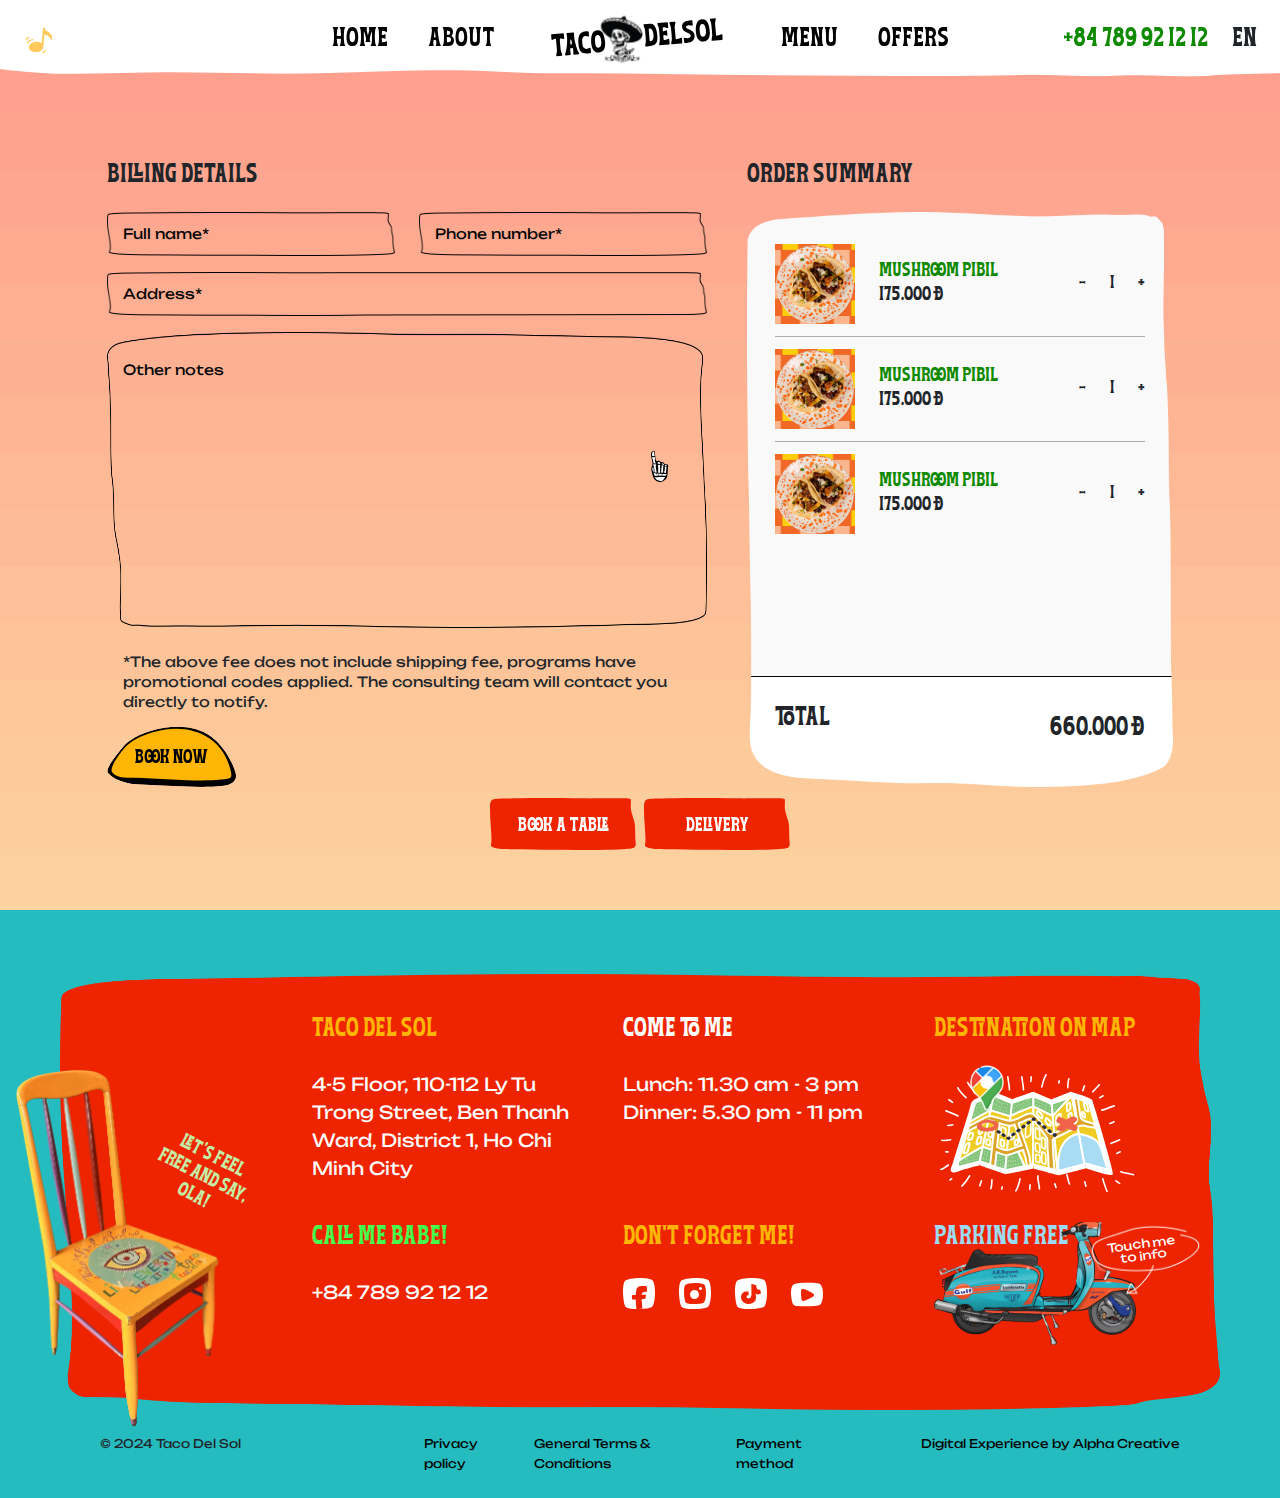
<file: cart.html>
<!DOCTYPE html>
<html lang="en">
  <head>
    <meta charset="UTF-8" />
    <meta name="viewport" content="width=device-width, initial-scale=1.0" />
    <title>Cart</title>
    <!-- import favicon -->
    <link rel="icon" type="image/x-icon" href="./assets/images/taco_logo.svg" />
    <!-- meta -->
    <meta property="og:url" content="" />
    <meta property="og:type" content="website" />
    <meta property="og:title" content="Taco Del Sol Website" />
    <meta property="og:description" content="Taco Del Sol Website" />
    <!-- <meta property="og:image" content="./assets/images/banner.png" /> -->
    <!-- meta -->
    <!-- import boostrap css -->
    <link rel="stylesheet" href="./assets/libs/bootstrap.min.css" />
    <!-- end boostrap css -->
    <!-- import lightpick css -->
    <link rel="stylesheet" href="./assets/libs/lightpick.min.css" />
    <!-- end lightpick css -->
    <!-- import css swiper -->
    <link rel="stylesheet" href="./assets/libs/swiper-bundle.min.css" />
    <!-- end css swiper -->
    <!-- import font -->
    <link rel="stylesheet" href="./assets/font/unbounded/font.css" />
    <link rel="stylesheet" href="./assets/font/bringhum/font.css" />
    <!-- end import font -->
    <!-- import link custom css page -->
    <link rel="stylesheet" href="./assets/styles/style.css" />
    <!-- end link custom css page -->
  </head>
  <body>
    <!-- start header -->
    <header class="header position-fixed top-0 start-0 end-0">
      <div class="container-fluid p-0">
        <div
          class="header__container d-flex align-items-center justify-content-between"
        >
          <div class="header__left justify-content-start">
            <div class="header__music">
              <a href="">
                <img src="./assets/images/ic_music.svg" alt="" />
              </a>
            </div>
          </div>
          <div class="header__center d-flex align-items-center">
            <div class="header__menu --left">
              <ul>
                <li>
                  <a href="./index.html" class="h3-font">HOME</a>
                </li>
                <li>
                  <a href="" class="h3-font">ABOUT</a>
                </li>
              </ul>
            </div>
            <div class="header__logo">
              <a href="" class="logo">
                <img src="./assets/images/logo_full.svg" alt="" />
              </a>
            </div>
            <div class="header__menu --right">
              <ul>
                <li>
                  <a href="" class="h3-font">MENU</a>
                </li>
                <li>
                  <a href="./offer.html" class="h3-font">OFFERS</a>
                </li>
              </ul>
            </div>
          </div>
          <div class="header__right d-flex justify-content-end">
            <div class="header__phone">
              <a href="tel:+84 789 92 12 12" class="h3-font"
                >+84 789 92 12 12</a
              >
            </div>
            <div class="header__lang dropdown-custom">
              <div class="lang__head dropdown-custom__btn">
                <div
                  class="value-select dropdown-custom__text h3-font text-center"
                >
                  EN
                </div>
              </div>
              <div class="lang__body dropdown-custom__menu">
                <div
                  class="dropdown-custom__item lang__item h3-font text-center"
                >
                  VI
                </div>
              </div>
            </div>
          </div>
        </div>
      </div>
    </header>
    <!-- end header -->
    <!-- custom cursor-->
    <div class="cursor-magic"></div>
    <!-- end cursor-->
    <!-- start group cta -->
    <div class="cta-group position-fixed">
      <div class="cta__list d-flex align-items-center">
        <button
          type="button"
          data-bs-toggle="modal"
          data-bs-target="#modalBookTable"
        >
          <a href="javascript:void(0);" class="button --book">
            <span class="h4-font">BOOK A TABLE</span>
          </a>
        </button>
        <a href="./delivery.html" class="button --delivery">
          <span class="h4-font">DELIVERY</span>
        </a>
      </div>
    </div>
    <!-- end group cta -->
    <!-- modal book table -->
    <div
      class="modal fade"
      id="modalBookTable"
      tabindex="-1"
      aria-labelledby="modalBookTableLabel"
      aria-hidden="true"
    >
      <div class="modal-dialog modal-dialog-centered">
        <div class="modal-content">
          <div class="modal-header">
            <button
              type="button"
              class="btn-close"
              data-bs-dismiss="modal"
              aria-label="Close"
            >
              <img src="./assets/images/ic_close_modal.svg" alt="" />
            </button>
          </div>
          <div class="modal-body">
            <div class="book-table">
              <div class="group-form">
                <div class="date">
                  <input
                    type="text"
                    id="selectDate"
                    autocomplete="off"
                    placeholder="Select a date*"
                    class="form-control"
                  />
                </div>
                <div class="time form-control">
                  <div class="dropdown-custom">
                    <div
                      class="select-head dropdown-custom__btn d-flex align-items-center justify-content-between"
                    >
                      <p class="b2-font dropdown-custom__text">Select time*</p>
                      <img src="./assets/images/ic_arrows.svg" alt="" />
                    </div>
                    <div class="dropdown-custom__menu">
                      <div class="dropdown-custom__item b2-font">
                        11.30 am - 3 pm
                      </div>
                      <div class="dropdown-custom__item b2-font">
                        5.30 pm - 11 pm
                      </div>
                    </div>
                  </div>
                </div>
              </div>
              <div class="group-form">
                <div class="adult">
                  <input
                    type="number"
                    placeholder="Adult"
                    class="form-control"
                  />
                </div>
                <div class="children">
                  <input
                    type="number"
                    placeholder="Children"
                    class="form-control"
                  />
                </div>
              </div>
              <div class="name">
                <input
                  type="text"
                  placeholder="Full name*"
                  class="form-control"
                />
              </div>
              <div class="phone">
                <input
                  placeholder="Your phone number*"
                  class="form-control"
                  type="number"
                  pattern="[0-9]{3}-[0-9]{2}-[0-9]{3}"
                />
              </div>
              <div class="email">
                <input
                  type="email"
                  placeholder="Your email"
                  class="form-control"
                />
              </div>
              <div class="remarks">
                <textarea
                  rows="7"
                  cols="50"
                  placeholder="Dietary, allergies or other remarks?"
                ></textarea>
              </div>
            </div>
          </div>
          <div class="modal-footer">
            <button class="restaurant__btn button-modal-back" type="button">
              <a href="javascript:void(0);" class="h4-font">
                <span class="h4-font">BOOK A TABLE</span>
              </a>
            </button>
          </div>
        </div>
      </div>
    </div>
    <!-- end book table -->
    <!-- modal thanks -->
    <div
      class="modal fade modal-thanks"
      id="thanksModal"
      tabindex="-1"
      aria-labelledby="thanksModalLabel"
      aria-hidden="true"
    >
      <div class="modal-dialog modal-dialog-centered">
        <div class="modal-content">
          <div class="modal-header">
            <div class="art-work">
              <img src="./assets/images/ic_thanks.svg" alt="" />
            </div>
            <button
              type="button"
              class="btn-close"
              data-bs-dismiss="modal"
              aria-label="Close"
            >
              <img src="./assets/images/ic_close_thanks.svg" alt="" />
            </button>
          </div>
          <div class="modal-body">
            <div class="box">
              <h3>THANK YOU</h3>
              <div class="content">
                <p class="b2-font">
                  We have received your order, Taco's consulting team will
                  contact you to confirm your order.
                </p>
              </div>
            </div>
          </div>
          <div class="modal-footer">
            <button class="restaurant__btn button-modal-back" type="button">
              <a href="javascript:void(0);" class="h4-font">
                <span class="h4-font">GO BACK</span>
              </a>
            </button>
          </div>
        </div>
      </div>
    </div>
    <!-- end modal thanks -->
    <main class="page-cart">
      <div class="cart-sec">
        <div class="container-fluid p-0">
          <div class="cart__container">
            <div class="row g-0">
              <div class="col-md-6 offset-md-1">
                <div class="cart-billing">
                  <h3 class="h3-font">Billing details</h3>
                  <div class="cart-form">
                    <div class="group-form">
                      <div class="name">
                        <input
                          type="text"
                          class="form-control"
                          placeholder="Full name*"
                        />
                      </div>
                      <div class="phone">
                        <input
                          class="form-control"
                          placeholder="Phone number*"
                          type="number"
                          pattern="[0-9]{3}-[0-9]{2}-[0-9]{3}"
                        />
                      </div>
                    </div>
                    <div class="address">
                      <input
                        type="text"
                        class="form-control"
                        placeholder="Address*"
                      />
                    </div>
                    <div class="note">
                      <textarea
                        rows="12"
                        cols="50"
                        placeholder="Other notes"
                      ></textarea>
                    </div>
                    <div class="form-note">
                      <p class="b2-font">
                        *The above fee does not include shipping fee, programs
                        have promotional codes applied. The consulting team will
                        contact you directly to notify.
                      </p>
                    </div>
                    <button
                      class="restaurant__btn button-modal-book"
                      type="button"
                      data-bs-toggle="modal"
                      data-bs-target="#thanksModal"
                    >
                      <a href="javascript:void(0);" class="h4-font">
                        <span class="h4-font">BOOK NOW</span>
                      </a>
                    </button>
                  </div>
                </div>
              </div>
              <div class="col-md-4">
                <div class="cart-order-summary">
                  <h3 class="h3-font">order summary</h3>
                  <div class="modal-cart">
                    <div class="minicart-popup-wrapper">
                      <div class="minicart-popup-body">
                        <div class="minicart-popup-item">
                          <div class="minicart-popup-content">
                            <div
                              class="item-added-to-cart-image"
                              style="
                                --bg-add-to-cart: url('../images/img_bg_product_1.png');
                              "
                            >
                              <img
                                src="./assets/images/img_product_cake_2.png"
                                alt=""
                              />
                            </div>
                            <div class="item-added-to-cart-info">
                              <h4 class="item-added-to-cart-name h4-font">
                                mushroom pibil
                              </h4>
                              <p class="item-added-to-cart-price h4-font">
                                175.000 Đ
                              </p>
                            </div>
                          </div>
                          <div class="minicart-popup-quanlity">
                            <span>-</span>
                            <p>1</p>
                            <span>+</span>
                          </div>
                        </div>
                        <div class="minicart-popup-item">
                          <div class="minicart-popup-content">
                            <div
                              class="item-added-to-cart-image"
                              style="
                                --bg-add-to-cart: url('../images/img_bg_product_1.png');
                              "
                            >
                              <img
                                src="./assets/images/img_product_cake_2.png"
                                alt=""
                              />
                            </div>
                            <div class="item-added-to-cart-info">
                              <h4 class="item-added-to-cart-name h4-font">
                                mushroom pibil
                              </h4>
                              <p class="item-added-to-cart-price h4-font">
                                175.000 Đ
                              </p>
                            </div>
                          </div>
                          <div class="minicart-popup-quanlity">
                            <span>-</span>
                            <p>1</p>
                            <span>+</span>
                          </div>
                        </div>
                        <div class="minicart-popup-item">
                          <div class="minicart-popup-content">
                            <div
                              class="item-added-to-cart-image"
                              style="
                                --bg-add-to-cart: url('../images/img_bg_product_1.png');
                              "
                            >
                              <img
                                src="./assets/images/img_product_cake_2.png"
                                alt=""
                              />
                            </div>
                            <div class="item-added-to-cart-info">
                              <h4 class="item-added-to-cart-name h4-font">
                                mushroom pibil
                              </h4>
                              <p class="item-added-to-cart-price h4-font">
                                175.000 Đ
                              </p>
                            </div>
                          </div>
                          <div class="minicart-popup-quanlity">
                            <span>-</span>
                            <p>1</p>
                            <span>+</span>
                          </div>
                        </div>
                      </div>
                      <div class="minicart-popup-footer">
                        <div class="minicart-popup-subtotal">
                          <h3 class="h3-font">TOTAL</h3>
                          <p class="price h3-font">660.000 Đ</p>
                        </div>
                      </div>
                    </div>
                  </div>
                </div>
              </div>
            </div>
          </div>
        </div>
      </div>
      <div class="spacing"></div>
    </main>
    <!-- start footer -->
    <footer class="footer">
      <div class="container-fluid p-0">
        <div class="footer__container">
          <div class="footer__top">
            <div class="footer_chair">
              <div class="box">
                <img src="./assets/images/img_ghes.png" alt="" />
              </div>
              <div class="text">LET’S FEEL FREE And Say, OLA!</div>
            </div>
            <div class="footer__content">
              <div class="footer__list">
                <div class="footer__item --address">
                  <h3 class="h3-font">TACO DEL SOL</h3>
                  <p class="address b1-font">
                    4-5 Floor, 110-112 Ly Tu Trong Street, Ben Thanh Ward,
                    District 1, Ho Chi Minh City
                  </p>
                </div>
                <div class="footer__item --time">
                  <h3 class="h3-font">COME TO ME</h3>
                  <ul>
                    <li class="b1-font">Lunch: 11.30 am - 3 pm</li>
                    <li class="b1-font">Dinner: 5.30 pm - 11 pm</li>
                  </ul>
                </div>
                <div class="footer__item --map">
                  <h3 class="h3-font">Destination on map</h3>
                  <div class="img">
                    <img src="./assets/images/ic_map.svg" alt="" />
                  </div>
                </div>
                <div class="footer__item --call">
                  <h3 class="h3-font">CALL ME BABE!</h3>
                  <a href="tel:+84 789 92 12 12" class="b1-font"
                    >+84 789 92 12 12</a
                  >
                </div>
                <div class="footer__item --social">
                  <h3 class="h3-font">Don't forget me!</h3>
                  <ul>
                    <li>
                      <a href=""
                        ><svg
                          width="32"
                          height="32"
                          viewBox="0 0 32 32"
                          fill="none"
                          xmlns="http://www.w3.org/2000/svg"
                        >
                          <g clip-path="url(#clip0_690_984)">
                            <path
                              d="M29.0738 28.7409C27.7678 29.853 23.6002 30.614 18.9374 30.9254C16.6396 31.0842 14.3351 31.1268 12.033 31.0532C7.50393 30.9063 3.62127 30.2834 2.65464 29.0744C0.0529831 25.8176 -1.39842 6.52471 1.94363 3.01666C5.54864 -0.761703 26.24 -0.98059 29.4131 2.32327C33.2517 6.30436 32.5436 25.7911 29.0738 28.7409Z"
                              fill="white"
                            />
                            <path
                              d="M23.1534 16.8815C22.7946 18.1723 22.5205 19.4851 22.3328 20.8116C21.0506 20.9616 19.8158 21.0847 18.6066 21.1796C18.7874 24.3762 19.0862 27.7267 19.4119 30.8579C17.4062 30.9965 15.3948 31.0337 13.3853 30.9695C13.0271 27.8118 12.8134 24.6395 12.7442 21.4527C11.6774 21.4681 10.5875 21.4604 9.4591 21.4335C9.3546 21.4418 9.25066 21.4117 9.16675 21.3488C9.09763 21.2664 9.06114 21.1615 9.06417 21.0539C8.95261 19.6063 8.86799 18.7702 8.85645 17.3162C10.1502 17.2123 11.4427 17.12 12.7365 17.0508C12.7827 15.2351 12.9314 13.4207 13.4392 11.682C13.6956 10.8037 14.0598 9.91637 14.7471 9.31372C15.3805 8.76235 16.2242 8.50462 17.0551 8.33152C19.3136 7.86257 21.6471 7.89145 23.8933 8.41615C23.8445 10.1866 23.9349 11.9581 24.1638 13.7144C23.1244 13.7117 22.0874 13.814 21.0685 14.0195C20.5851 14.1196 20.0979 14.2452 19.7068 14.5414C19.2195 14.9056 18.9374 15.4851 18.7707 16.0686C18.6978 16.3254 18.6413 16.5867 18.6015 16.8507C20.1222 16.8392 21.6378 16.843 23.1534 16.8815Z"
                              fill="#EE2400"
                            />
                          </g>
                          <defs>
                            <clipPath id="clip0_690_984">
                              <rect
                                width="32"
                                height="31.0892"
                                fill="white"
                                transform="translate(0 0.000732422)"
                              />
                            </clipPath>
                          </defs>
                        </svg>
                      </a>
                    </li>
                    <li>
                      <a href=""
                        ><svg
                          width="32"
                          height="32"
                          viewBox="0 0 32 32"
                          fill="none"
                          xmlns="http://www.w3.org/2000/svg"
                        >
                          <g clip-path="url(#clip0_690_988)">
                            <path
                              d="M1.94363 3.01449C5.54718 -0.769745 26.2371 -0.979817 29.4146 2.32111C33.2502 6.30513 32.5466 25.7904 29.0738 28.7402C25.8419 31.4932 5.07561 32.1043 2.65464 29.0766C0.0529831 25.8183 -1.39842 6.52402 1.94363 3.01449Z"
                              fill="white"
                            />
                            <path
                              d="M6.33693 7.03608C8.81438 4.48004 23.0388 4.33815 25.2234 6.56774C27.8604 9.25873 27.3766 22.42 24.9891 24.4124C22.7671 26.2719 8.49018 26.6847 6.82575 24.6397C5.0371 22.4388 4.03925 9.40658 6.33693 7.03608Z"
                              fill="#EE2400"
                            />
                            <path
                              d="M15.5 21.0001C17.9853 21.0001 20 18.9853 20 16.5001C20 14.0148 17.9853 12.0001 15.5 12.0001C13.0147 12.0001 11 14.0148 11 16.5001C11 18.9853 13.0147 21.0001 15.5 21.0001Z"
                              fill="white"
                            />
                            <path
                              d="M21.5 12.0001C22.3284 12.0001 23 11.3285 23 10.5001C23 9.67163 22.3284 9.00006 21.5 9.00006C20.6716 9.00006 20 9.67163 20 10.5001C20 11.3285 20.6716 12.0001 21.5 12.0001Z"
                              fill="white"
                            />
                          </g>
                          <defs>
                            <clipPath id="clip0_690_988">
                              <rect width="32" height="31.0907" fill="white" />
                            </clipPath>
                          </defs>
                        </svg>
                      </a>
                    </li>
                    <li>
                      <a href="">
                        <svg
                          width="32"
                          height="32"
                          viewBox="0 0 32 32"
                          fill="none"
                          xmlns="http://www.w3.org/2000/svg"
                        >
                          <g clip-path="url(#clip0_690_996)">
                            <path
                              d="M29.0833 28.7428C27.7765 29.8541 23.6091 30.6156 18.9522 30.9272C16.6528 31.0862 14.3469 31.1289 12.0433 31.0551C7.51427 30.9081 3.63205 30.2848 2.66481 29.0765C0.0541202 25.8176 -1.39675 6.52555 1.94452 3.01671C5.54891 -0.771433 26.2403 -0.98017 29.4155 2.31553C33.2536 6.30505 32.5466 25.7926 29.0833 28.7428Z"
                              fill="white"
                            />
                            <path
                              d="M25.0942 11.5781C24.0709 11.9344 22.4249 11.3783 21.8788 10.4426C21.3326 9.50681 21.2426 8.38364 21.1674 7.3024L16.9447 6.04484C16.881 6.01658 16.8123 6.00136 16.7427 6.00009C16.673 5.99882 16.6038 6.01152 16.5391 6.03745C16.3838 6.12621 16.3653 6.33827 16.3653 6.51704C16.3571 9.30092 16.3891 12.084 16.4614 14.8662C16.4836 15.7144 16.5083 16.5688 16.3591 17.4035C16.2099 18.2382 15.866 19.063 15.2581 19.6498C14.6503 20.2367 13.7355 20.5511 12.9156 20.3119C12.0958 20.0727 11.4781 19.2085 11.6396 18.3762C11.8011 17.544 12.8491 16.9744 13.5839 17.3899L13.632 14.8526C13.632 14.7158 13.7417 14.1671 13.6702 14.05C13.5987 13.9329 13.3965 13.8984 13.2609 13.8417C11.9441 13.2918 10.3685 13.3929 9.04559 13.9292C8.27766 14.264 7.61626 14.803 7.13337 15.4876C5.6539 17.4886 5.6539 20.3994 6.95213 22.5151C8.25037 24.6307 10.726 25.9253 13.214 25.9955C15.9054 26.0732 18.4464 25.1411 20.0393 22.9688C20.4363 22.4137 20.7 21.7745 20.8099 21.1009C20.9331 20.4487 21.0404 19.4131 20.9566 18.7584C20.8099 17.5995 20.7384 16.4159 20.5867 15.2595C21.0799 16.1657 22.2437 16.5294 23.2646 16.3864C24.2854 16.2433 25.2002 15.7021 26.0842 15.1695C25.5937 14.0225 25.2607 12.8144 25.0942 11.5781Z"
                              fill="#EE2400"
                            />
                          </g>
                          <defs>
                            <clipPath id="clip0_690_996">
                              <rect
                                width="32"
                                height="31.0901"
                                fill="white"
                                transform="translate(0 0.000305176)"
                              />
                            </clipPath>
                          </defs>
                        </svg>
                      </a>
                    </li>
                    <li>
                      <a href="">
                        <svg
                          width="32"
                          height="25"
                          viewBox="0 0 32 25"
                          fill="none"
                          xmlns="http://www.w3.org/2000/svg"
                        >
                          <g clip-path="url(#clip0_690_999)">
                            <path
                              d="M5.21563 2.93098C7.98045 0.02753 23.8548 -0.133648 26.2927 2.39899C29.2356 5.45573 28.6957 20.4058 26.0312 22.6691C23.5516 24.7813 7.61865 25.2502 5.76116 22.9272C3.76503 20.4272 2.65144 5.62367 5.21563 2.93098Z"
                              fill="#ED1E24"
                            />
                            <path
                              d="M6.42853 5.16832C6.28942 5.54256 6.1908 5.93063 6.13436 6.32587C6.03291 6.92325 5.96641 7.52851 5.92133 8.12926C5.81876 9.47391 5.80862 10.8253 5.8368 12.1734C5.8661 13.5699 5.94951 14.9652 6.08589 16.355C6.1986 17.4821 6.32822 18.634 6.63029 19.7296C6.71433 20.097 6.85502 20.4491 7.04732 20.7733C7.3043 21.1599 7.68978 21.3898 8.10794 21.5713C9.24971 22.0661 10.4907 22.2475 11.7215 22.3603C13.1083 22.4784 14.5012 22.5089 15.8918 22.4515C17.2658 22.4053 18.6386 22.3016 20.0024 22.1303C21.0506 21.9973 22.1214 21.8587 23.1381 21.5577C23.4587 21.4783 23.7651 21.3498 24.0465 21.1768C24.4049 20.9254 24.5796 20.585 24.7284 20.1838C25.0384 19.3463 25.1364 18.4153 25.2469 17.5351C25.4002 16.3245 25.487 15.105 25.5399 13.8855C25.5986 12.5633 25.6155 11.2379 25.5783 9.91574C25.5542 8.7147 25.4536 7.5164 25.2773 6.32813C25.1522 5.53915 24.9809 4.63745 24.4297 4.01866C24.2007 3.78793 23.9079 3.63093 23.5889 3.56782C23.1978 3.47887 22.8014 3.41562 22.402 3.37846C21.3504 3.25786 20.2876 3.21841 19.2292 3.19699C17.8767 3.16994 16.5279 3.18385 15.1829 3.2387C13.8416 3.2928 12.5014 3.38184 11.1692 3.54302C10.0702 3.67602 8.94539 3.82255 7.8904 4.17195C7.51008 4.2837 7.14735 4.44837 6.81288 4.66112C6.62676 4.77642 6.48894 4.9555 6.42515 5.16494C6.36713 5.38406 6.39748 5.61721 6.50969 5.81416C6.74187 6.17484 7.27613 6.38561 7.66385 6.11736C7.81711 6.01426 7.98067 5.92738 8.1519 5.85812L7.95014 5.94265C8.6591 5.64622 9.4323 5.49181 10.1863 5.37121C10.4557 5.32612 10.7251 5.28667 10.9956 5.2506L10.7702 5.28104C12.4327 5.06999 14.1049 4.94434 15.7802 4.90458C17.4033 4.85386 19.0308 4.85273 20.6528 4.93163C21.3189 4.96432 21.9861 5.00827 22.6478 5.09619L22.4223 5.06576C22.7563 5.09388 23.0852 5.16549 23.4007 5.27878L23.1989 5.19312C23.2384 5.21003 23.2722 5.23257 23.3116 5.25286C23.1538 5.1672 23.1087 5.08154 23.1989 5.17396C23.2203 5.19537 23.2384 5.22017 23.2598 5.24159C23.3026 5.28554 23.0975 5.01616 23.1617 5.11535C23.1696 5.12775 23.1798 5.14015 23.1888 5.15367C23.1978 5.1672 23.2271 5.21341 23.244 5.24497C23.2858 5.31792 23.3234 5.39318 23.3567 5.47039L23.2722 5.26976C23.519 5.85587 23.6193 6.50959 23.7039 7.13289L23.6734 6.90747C23.8389 8.26792 23.9183 9.63746 23.9113 11.0079C23.9203 12.5183 23.8692 14.0278 23.758 15.5367C23.7016 16.2851 23.6306 17.0324 23.5325 17.7763L23.563 17.5508C23.4887 18.2079 23.3625 18.858 23.1854 19.4951C23.1502 19.6169 23.1081 19.7366 23.0592 19.8535L23.1448 19.6529C23.1173 19.7184 23.0857 19.782 23.0501 19.8434C23.0355 19.8671 23.0186 19.8896 23.0039 19.9133C22.9577 19.9899 23.1719 19.7205 23.1076 19.7792C23.0986 19.787 23.0907 19.7983 23.0817 19.8073C23.0744 19.815 23.0664 19.8222 23.058 19.8287C22.987 19.9054 23.2744 19.6743 23.1944 19.7239C23.1696 19.7397 23.1471 19.7577 23.1211 19.7724C23.0577 19.8081 22.9922 19.8401 22.925 19.8682L23.1257 19.7825C22.4381 20.0699 21.6672 20.1894 20.9368 20.3089C20.6437 20.3574 20.3507 20.4002 20.0565 20.4396L20.2819 20.4092C19.0962 20.5681 17.9037 20.6718 16.709 20.7327C15.4365 20.7981 14.1606 20.815 12.888 20.7552C12.2321 20.7248 11.5761 20.673 10.9246 20.5862L11.15 20.6166C10.3498 20.5039 9.536 20.3585 8.78308 20.0451L8.98484 20.1297C8.85036 20.0742 8.71937 20.0106 8.5926 19.9392C8.53624 19.9076 8.47989 19.875 8.42804 19.84L8.34463 19.7837C8.27926 19.7408 8.55991 19.973 8.47876 19.8851C8.45734 19.8637 8.43706 19.84 8.41677 19.8186C8.62303 20.0361 8.53962 19.9877 8.47989 19.8907C8.434 19.8123 8.39407 19.7306 8.36041 19.6462L8.44833 19.849C8.20036 19.2573 8.08765 18.6024 7.98395 17.9724C7.94488 17.7274 7.90731 17.4825 7.87124 17.2375L7.90168 17.4629C7.71796 16.0935 7.61764 14.7139 7.56354 13.3332C7.50268 11.8983 7.49028 10.4579 7.55678 9.02194C7.58834 8.34567 7.63793 7.66038 7.7281 6.98524L7.69879 7.21066C7.75368 6.66755 7.87442 6.13313 8.05835 5.61917C8.08791 5.51056 8.09566 5.39716 8.08115 5.28554C8.06664 5.17391 8.03016 5.06627 7.97381 4.96882C7.86112 4.7799 7.68048 4.64119 7.46886 4.5811C7.36037 4.55167 7.24711 4.54409 7.13566 4.55879C7.02421 4.5735 6.91679 4.61019 6.81964 4.66676C6.63693 4.78559 6.49925 4.96216 6.42853 5.16832Z"
                              fill="#F7DC42"
                            />
                            <path
                              d="M15.7127 18.5483C18.5021 18.5483 20.7633 16.2871 20.7633 13.4977C20.7633 10.7083 18.5021 8.44708 15.7127 8.44708C12.9233 8.44708 10.6621 10.7083 10.6621 13.4977C10.6621 16.2871 12.9233 18.5483 15.7127 18.5483Z"
                              fill="#F7DC42"
                            />
                            <path
                              d="M21.2888 8.44708C21.9904 8.44708 22.5591 7.87836 22.5591 7.17682C22.5591 6.47527 21.9904 5.90656 21.2888 5.90656C20.5873 5.90656 20.0186 6.47527 20.0186 7.17682C20.0186 7.87836 20.5873 8.44708 21.2888 8.44708Z"
                              fill="#F7DC42"
                            />
                            <path
                              d="M1.94383 2.93101C5.5461 0.0275569 26.2366 -0.133621 29.4117 2.40127C33.2439 5.45801 32.5428 20.4081 29.0736 22.6714C25.8365 24.7836 5.07609 25.2525 2.65391 22.9295C0.0525263 20.4273 -1.39807 5.6237 1.94383 2.93101Z"
                              fill="white"
                            />
                            <path
                              d="M12.3099 7.07088C15.8674 8.0653 19.3453 9.797 22.2624 11.7376C22.492 11.8912 22.6792 12.0963 22.8077 12.335C22.9362 12.5737 23.0022 12.8388 22.9999 13.1075C22.9977 13.3762 22.9272 13.6403 22.7947 13.877C22.6622 14.1136 22.4716 14.3157 22.2394 14.4658C19.2856 16.3214 16.1027 17.8168 12.764 18.9175C12.5289 18.9917 12.2799 19.0163 12.0339 18.9895C11.788 18.9627 11.5511 18.8852 11.3392 18.7624C11.1274 18.6395 10.9457 18.4742 10.8066 18.2777C10.6675 18.0812 10.5743 17.8581 10.5333 17.6238C10.0293 14.6173 9.88187 11.5657 10.0938 8.52736C10.1135 8.28064 10.1905 8.04131 10.3194 7.82699C10.4482 7.61268 10.6255 7.42886 10.8382 7.28908C11.0508 7.1493 11.2935 7.05713 11.5482 7.01937C11.8029 6.98161 12.0632 6.99921 12.3099 7.07088Z"
                              fill="#EE2400"
                            />
                          </g>
                          <defs>
                            <clipPath id="clip0_690_999">
                              <rect
                                width="32"
                                height="23.8543"
                                fill="white"
                                transform="translate(0 0.618164)"
                              />
                            </clipPath>
                          </defs>
                        </svg>
                      </a>
                    </li>
                  </ul>
                </div>
                <div class="footer__item --parking">
                  <h3 class="h3-font">Parking free</h3>
                  <div class="img">
                    <img src="./assets/images/ic_parking.svg" alt="" />
                  </div>
                  <div class="text">
                    <span> Touch me to info </span>
                  </div>
                </div>
              </div>
            </div>
          </div>
          <div class="foooter__bottom">
            <p class="b3-font">© 2024 Taco Del Sol</p>
            <div class="page">
              <ul>
                <li>
                  <a href="" class="b3-font">Privacy policy</a>
                </li>
                <li>
                  <a href="" class="b3-font">General Terms & Conditions</a>
                </li>
                <li>
                  <a href="" class="b3-font">Payment method</a>
                </li>
              </ul>
            </div>
            <div class="author">
              <a href="https://alphacreative.vn/" class="b3-font"
                >Digital Experience by Alpha Creative</a
              >
            </div>
          </div>
        </div>
      </div>
    </footer>
    <!-- end footer -->

    <!-- end header -->
    <!-- import jquery -->
    <script src="./assets/libs/jquery-3.7.1.js"></script>
    <!-- end jquery -->
    <!-- import gsap -->
    <script src="./assets/libs/gsap.min.js"></script>
    <script src="./assets/libs/ScrollTrigger.min.js"></script>
    <script src="./assets/libs/splitType.min.js"></script>
    <!-- end import gsap -->
    <!-- import boostrap -->
    <script src="./assets/libs/bootstrap.bundle.min.js"></script>
    <!-- end boostrap -->
    <!-- import swiper js -->
    <script src="./assets/libs/swiper-bundle.min.js"></script>
    <!-- end import swiper js -->

    <!-- import moment js -->
    <script src="./assets/libs/moment.min.js"></script>
    <!-- end import moment js -->

    <!-- import lightpick js -->
    <script src="./assets/libs/lightpick.min.js"></script>
    <!-- end import lightpick js -->
    <!-- import custom js -->
    <script src="./assets/js/script.js"></script>
    <!-- end import custom js -->
  </body>
</html>
</file>
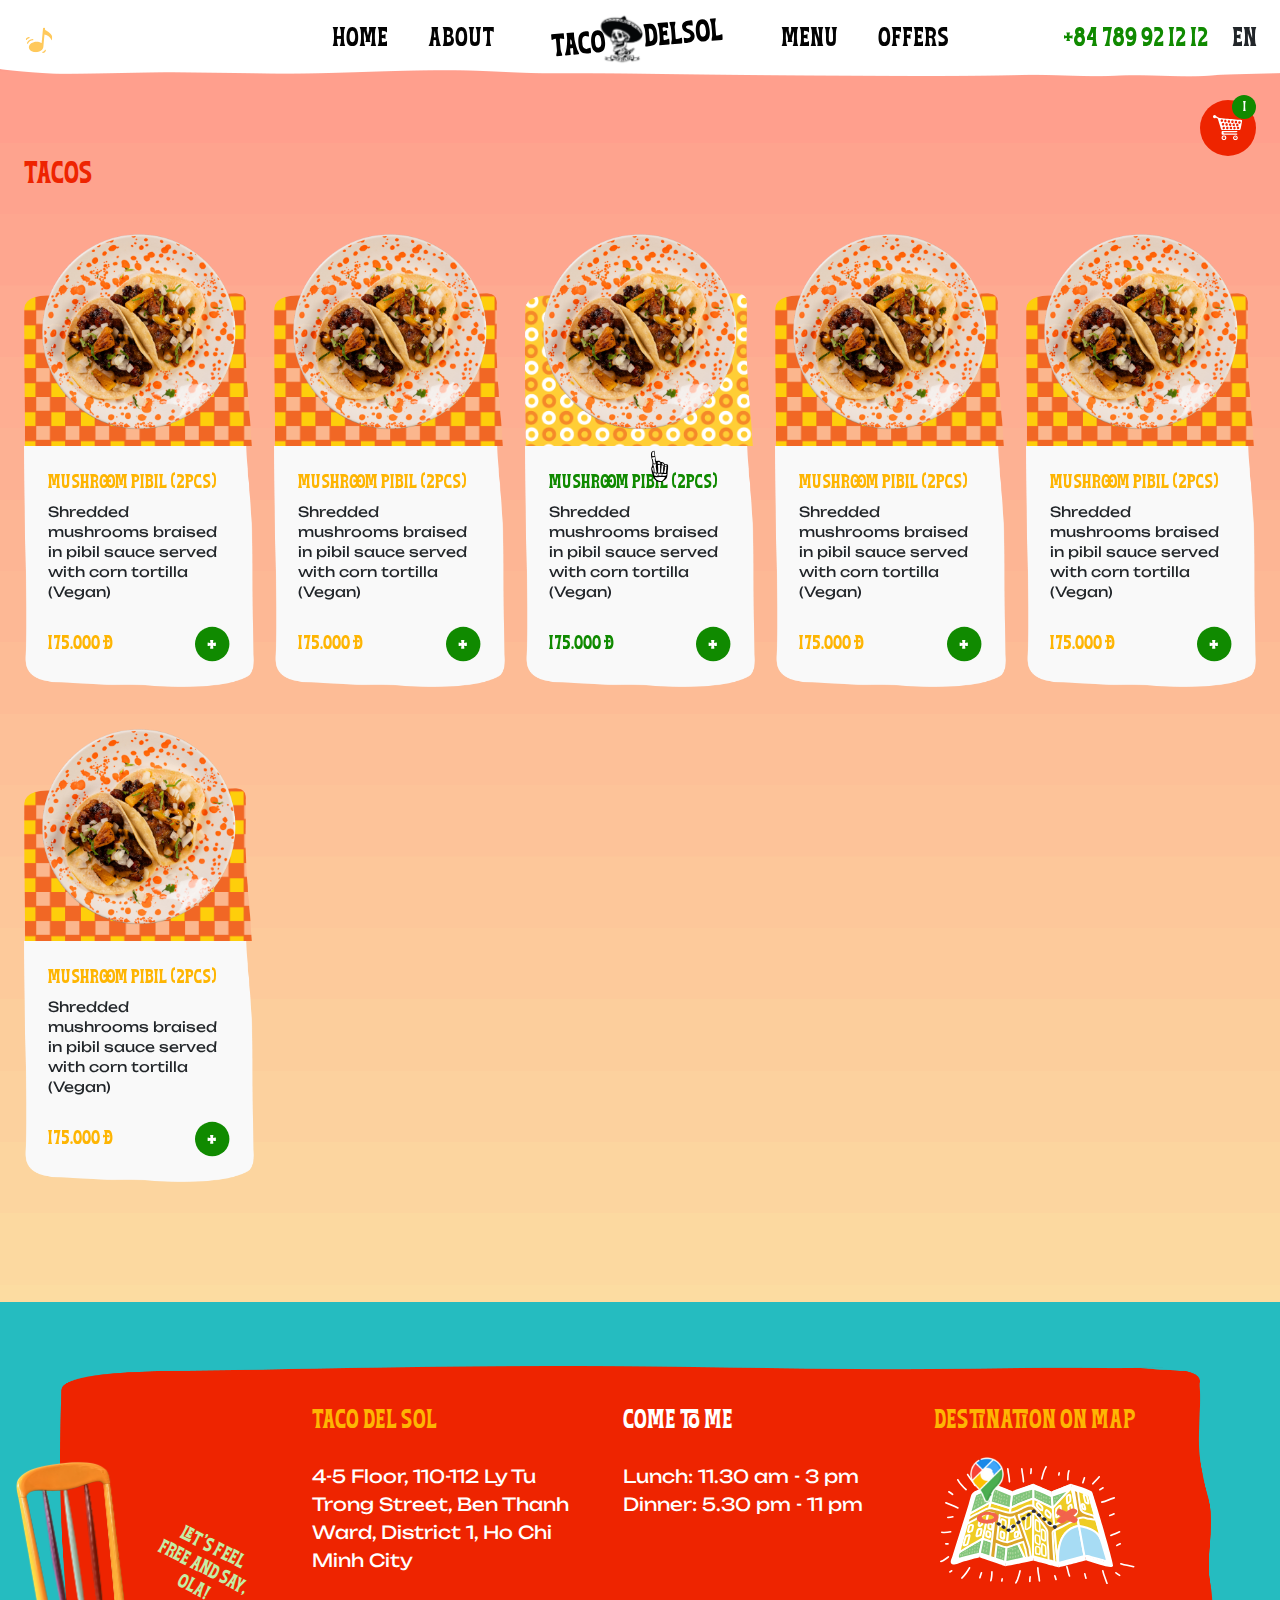
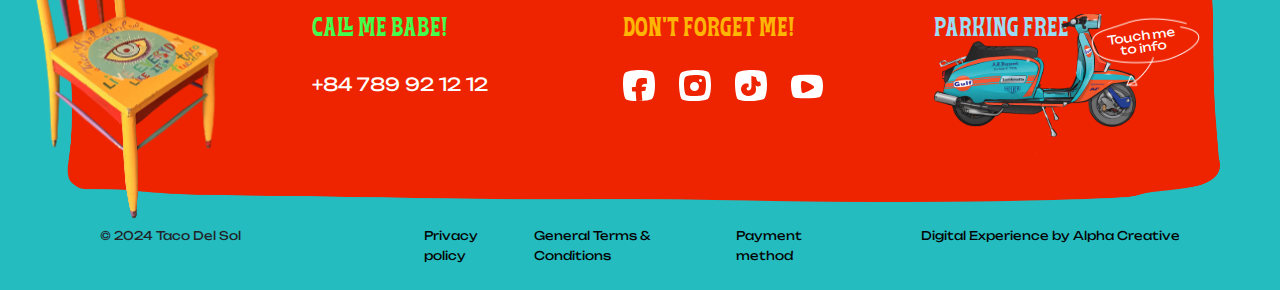
<file: delivery.html>
<!DOCTYPE html>
<html lang="en">
  <head>
    <meta charset="UTF-8" />
    <meta name="viewport" content="width=device-width, initial-scale=1.0" />
    <title>Delivery</title>
    <!-- import favicon -->
    <link rel="icon" type="image/x-icon" href="./assets/images/taco_logo.svg" />
    <!-- meta -->
    <meta property="og:url" content="" />
    <meta property="og:type" content="website" />
    <meta property="og:title" content="Taco Del Sol Website" />
    <meta property="og:description" content="Taco Del Sol Website" />
    <!-- <meta property="og:image" content="./assets/images/banner.png" /> -->
    <!-- meta -->
    <!-- import boostrap css -->
    <link rel="stylesheet" href="./assets/libs/bootstrap.min.css" />
    <!-- end boostrap css -->
    <!-- import lightpick css -->
    <link rel="stylesheet" href="./assets/libs/lightpick.min.css" />
    <!-- end lightpick css -->
    <!-- import css swiper -->
    <link rel="stylesheet" href="./assets/libs/swiper-bundle.min.css" />
    <!-- end css swiper -->
    <!-- import font -->
    <link rel="stylesheet" href="./assets/font/unbounded/font.css" />
    <link rel="stylesheet" href="./assets/font/bringhum/font.css" />
    <!-- end import font -->
    <!-- import link custom css page -->
    <link rel="stylesheet" href="./assets/styles/style.css" />
    <!-- end link custom css page -->
  </head>
  <body>
    <!-- start header -->
    <header class="header position-fixed top-0 start-0 end-0">
      <div class="container-fluid p-0">
        <div
          class="header__container d-flex align-items-center justify-content-between"
        >
          <div class="header__left justify-content-start">
            <div class="header__music">
              <a href="">
                <img src="./assets/images/ic_music.svg" alt="" />
              </a>
            </div>
          </div>
          <div class="header__center d-flex align-items-center">
            <div class="header__menu --left">
              <ul>
                <li>
                  <a href="./index.html" class="h3-font">HOME</a>
                </li>
                <li>
                  <a href="" class="h3-font">ABOUT</a>
                </li>
              </ul>
            </div>
            <div class="header__logo">
              <a href="" class="logo">
                <img src="./assets/images/logo_full.svg" alt="" />
              </a>
            </div>
            <div class="header__menu --right">
              <ul>
                <li>
                  <a href="" class="h3-font">MENU</a>
                </li>
                <li>
                  <a href="./offer.html" class="h3-font">OFFERS</a>
                </li>
              </ul>
            </div>
          </div>
          <div class="header__right d-flex justify-content-end">
            <div class="header__phone">
              <a href="tel:+84 789 92 12 12" class="h3-font"
                >+84 789 92 12 12</a
              >
            </div>
            <div class="header__lang dropdown-custom">
              <div class="lang__head dropdown-custom__btn">
                <div
                  class="value-select dropdown-custom__text h3-font text-center"
                >
                  EN
                </div>
              </div>
              <div class="lang__body dropdown-custom__menu">
                <div
                  class="dropdown-custom__item lang__item h3-font text-center"
                >
                  VI
                </div>
              </div>
            </div>
          </div>
        </div>
      </div>
    </header>
    <!-- end header -->
    <!-- custom cursor-->
    <div class="cursor-magic"></div>
    <!-- end cursor-->
    <!-- start group cta -->
    <!-- <div class="cta-group position-fixed">
      <div class="cta__list d-flex align-items-center">
        <a href="" class="button --book">
          <span class="h4-font">BOOK A TABLE</span>
        </a>
        <a href="" class="button --delivery">
          <span class="h4-font">DELIVERY</span>
        </a>
      </div>
    </div> -->
    <!-- end group cta -->
    <!-- modal cart -->
    <div class="cta-cart">
      <button
        type="button"
        class="button-cart"
        data-value="1"
        data-bs-toggle="modal"
        data-bs-target="#modalCart"
      >
        <img src="./assets/images/icon_cart.svg" alt="" />
      </button>
    </div>
    <div
      class="modal fade custom-modal"
      id="modalCart"
      tabindex="-1"
      aria-labelledby="modalCartLabel"
      aria-hidden="true"
    >
      <div class="modal-dialog modal-dialog-centered">
        <div class="modal-cart">
          <button type="button" class="btn-close" aria-label="Close">
            <img src="./assets/images/ic_close_modal.svg" alt="" />
          </button>
          <div class="minicart-popup-wrapper">
            <div class="minicart-popup-body">
              <div class="minicart-popup-item">
                <div class="minicart-popup-content">
                  <div
                    class="item-added-to-cart-image"
                    style="
                      --bg-add-to-cart: url('../images/img_bg_product_1.png');
                    "
                  >
                    <img src="./assets/images/img_product_cake_2.png" alt="" />
                  </div>
                  <div class="item-added-to-cart-info">
                    <h4 class="item-added-to-cart-name h4-font">
                      mushroom pibil
                    </h4>
                    <p class="item-added-to-cart-price h4-font">175.000 Đ</p>
                  </div>
                </div>
                <div class="minicart-popup-quanlity">
                  <span>-</span>
                  <p>1</p>
                  <span>+</span>
                </div>
              </div>
              <div class="minicart-popup-item">
                <div class="minicart-popup-content">
                  <div
                    class="item-added-to-cart-image"
                    style="
                      --bg-add-to-cart: url('../images/img_bg_product_1.png');
                    "
                  >
                    <img src="./assets/images/img_product_cake_2.png" alt="" />
                  </div>
                  <div class="item-added-to-cart-info">
                    <h4 class="item-added-to-cart-name h4-font">
                      mushroom pibil
                    </h4>
                    <p class="item-added-to-cart-price h4-font">175.000 Đ</p>
                  </div>
                </div>
                <div class="minicart-popup-quanlity">
                  <span>-</span>
                  <p>1</p>
                  <span>+</span>
                </div>
              </div>
              <div class="minicart-popup-item">
                <div class="minicart-popup-content">
                  <div
                    class="item-added-to-cart-image"
                    style="
                      --bg-add-to-cart: url('../images/img_bg_product_1.png');
                    "
                  >
                    <img src="./assets/images/img_product_cake_2.png" alt="" />
                  </div>
                  <div class="item-added-to-cart-info">
                    <h4 class="item-added-to-cart-name h4-font">
                      mushroom pibil
                    </h4>
                    <p class="item-added-to-cart-price h4-font">175.000 Đ</p>
                  </div>
                </div>
                <div class="minicart-popup-quanlity">
                  <span>-</span>
                  <p>1</p>
                  <span>+</span>
                </div>
              </div>
              <div class="minicart-popup-item">
                <div class="minicart-popup-content">
                  <div
                    class="item-added-to-cart-image"
                    style="
                      --bg-add-to-cart: url('../images/img_bg_product_1.png');
                    "
                  >
                    <img src="./assets/images/img_product_cake_2.png" alt="" />
                  </div>
                  <div class="item-added-to-cart-info">
                    <h4 class="item-added-to-cart-name h4-font">
                      mushroom pibil
                    </h4>
                    <p class="item-added-to-cart-price h4-font">175.000 Đ</p>
                  </div>
                </div>
                <div class="minicart-popup-quanlity">
                  <span>-</span>
                  <p>1</p>
                  <span>+</span>
                </div>
              </div>
              <div class="minicart-popup-item">
                <div class="minicart-popup-content">
                  <div
                    class="item-added-to-cart-image"
                    style="
                      --bg-add-to-cart: url('../images/img_bg_product_1.png');
                    "
                  >
                    <img src="./assets/images/img_product_cake_2.png" alt="" />
                  </div>
                  <div class="item-added-to-cart-info">
                    <h4 class="item-added-to-cart-name h4-font">
                      mushroom pibil
                    </h4>
                    <p class="item-added-to-cart-price h4-font">175.000 Đ</p>
                  </div>
                </div>
                <div class="minicart-popup-quanlity">
                  <span>-</span>
                  <p>1</p>
                  <span>+</span>
                </div>
              </div>
            </div>
            <div class="minicart-popup-footer">
              <div class="minicart-popup-subtotal">
                <h3 class="h3-font">subtotal</h3>
                <p class="price h3-font">660.000 Đ</p>
              </div>
            </div>
          </div>
        </div>
      </div>
      <div class="minicart-popup-sumbit">
        <button href="./cart.html">go to cart</button>
      </div>
    </div>

    <!-- end modal cart -->
    <main>
      <section class="delivery-sec">
        <div class="container-fluid p-0">
          <div class="delivery__container">
            <div class="delivery-category">
              <div class="title h2-font">TACOS</div>
              <div class="delivery-list">
                <div class="delivery-item" style="--color: #feb503">
                  <div class="box-img">
                    <img src="./assets/images/img_bg_product_1.png" alt="" />
                  </div>
                  <div class="img">
                    <img src="./assets/images/taco_1.png" alt="" />
                  </div>

                  <div class="box">
                    <div class="box-content">
                      <div class="name h4-font">mushroom pibil (2pcs)</div>
                      <div class="description">
                        <p class="b2-font">
                          Shredded mushrooms braised in pibil sauce served with
                          corn tortilla (Vegan)
                        </p>
                      </div>
                      <div
                        class="d-flex align-items-center justify-content-between"
                      >
                        <div class="price h4-font">175.000 đ</div>
                        <div class="add-to-cart">
                          <img src="./assets/images/ic_add.svg" alt="" />
                        </div>
                      </div>
                    </div>
                  </div>
                </div>
                <div class="delivery-item" style="--color: #feb503">
                  <div class="box-img">
                    <img src="./assets/images/img_bg_product_1.png" alt="" />
                  </div>
                  <div class="img">
                    <img src="./assets/images/taco_1.png" alt="" />
                  </div>

                  <div class="box">
                    <div class="box-content">
                      <div class="name h4-font">mushroom pibil (2pcs)</div>
                      <div class="description">
                        <p class="b2-font">
                          Shredded mushrooms braised in pibil sauce served with
                          corn tortilla (Vegan)
                        </p>
                      </div>
                      <div
                        class="d-flex align-items-center justify-content-between"
                      >
                        <div class="price h4-font">175.000 đ</div>
                        <div class="add-to-cart">
                          <img src="./assets/images/ic_add.svg" alt="" />
                        </div>
                      </div>
                    </div>
                  </div>
                </div>
                <div class="delivery-item" style="--color: #108a00">
                  <div class="box-img">
                    <img src="./assets/images/img_bg_product_2.png" alt="" />
                  </div>
                  <div class="img">
                    <img src="./assets/images/taco_1.png" alt="" />
                  </div>

                  <div class="box">
                    <div class="box-content">
                      <div class="name h4-font">mushroom pibil (2pcs)</div>
                      <div class="description">
                        <p class="b2-font">
                          Shredded mushrooms braised in pibil sauce served with
                          corn tortilla (Vegan)
                        </p>
                      </div>
                      <div
                        class="d-flex align-items-center justify-content-between"
                      >
                        <div class="price h4-font">175.000 đ</div>
                        <div class="add-to-cart">
                          <img src="./assets/images/ic_add.svg" alt="" />
                        </div>
                      </div>
                    </div>
                  </div>
                </div>
                <div class="delivery-item" style="--color: #feb503">
                  <div class="box-img">
                    <img src="./assets/images/img_bg_product_1.png" alt="" />
                  </div>
                  <div class="img">
                    <img src="./assets/images/taco_1.png" alt="" />
                  </div>

                  <div class="box">
                    <div class="box-content">
                      <div class="name h4-font">mushroom pibil (2pcs)</div>
                      <div class="description">
                        <p class="b2-font">
                          Shredded mushrooms braised in pibil sauce served with
                          corn tortilla (Vegan)
                        </p>
                      </div>
                      <div
                        class="d-flex align-items-center justify-content-between"
                      >
                        <div class="price h4-font">175.000 đ</div>
                        <div class="add-to-cart">
                          <img src="./assets/images/ic_add.svg" alt="" />
                        </div>
                      </div>
                    </div>
                  </div>
                </div>
                <div class="delivery-item" style="--color: #feb503">
                  <div class="box-img">
                    <img src="./assets/images/img_bg_product_1.png" alt="" />
                  </div>
                  <div class="img">
                    <img src="./assets/images/taco_1.png" alt="" />
                  </div>

                  <div class="box">
                    <div class="box-content">
                      <div class="name h4-font">mushroom pibil (2pcs)</div>
                      <div class="description">
                        <p class="b2-font">
                          Shredded mushrooms braised in pibil sauce served with
                          corn tortilla (Vegan)
                        </p>
                      </div>
                      <div
                        class="d-flex align-items-center justify-content-between"
                      >
                        <div class="price h4-font">175.000 đ</div>
                        <div class="add-to-cart">
                          <img src="./assets/images/ic_add.svg" alt="" />
                        </div>
                      </div>
                    </div>
                  </div>
                </div>
                <div class="delivery-item" style="--color: #feb503">
                  <div class="box-img">
                    <img src="./assets/images/img_bg_product_1.png" alt="" />
                  </div>
                  <div class="img">
                    <img src="./assets/images/taco_1.png" alt="" />
                  </div>

                  <div class="box">
                    <div class="box-content">
                      <div class="name h4-font">mushroom pibil (2pcs)</div>
                      <div class="description">
                        <p class="b2-font">
                          Shredded mushrooms braised in pibil sauce served with
                          corn tortilla (Vegan)
                        </p>
                      </div>
                      <div
                        class="d-flex align-items-center justify-content-between"
                      >
                        <div class="price h4-font">175.000 đ</div>
                        <div class="add-to-cart">
                          <img src="./assets/images/ic_add.svg" alt="" />
                        </div>
                      </div>
                    </div>
                  </div>
                </div>
              </div>
            </div>
          </div>
        </div>
      </section>
      <div class="spacing"></div>
    </main>
    <!-- start footer -->
    <footer class="footer">
      <div class="container-fluid p-0">
        <div class="footer__container">
          <div class="footer__top">
            <div class="footer_chair">
              <div class="box">
                <img src="./assets/images/img_ghes.png" alt="" />
              </div>
              <div class="text">LET’S FEEL FREE And Say, OLA!</div>
            </div>
            <div class="footer__content">
              <div class="footer__list">
                <div class="footer__item --address">
                  <h3 class="h3-font">TACO DEL SOL</h3>
                  <p class="address b1-font">
                    4-5 Floor, 110-112 Ly Tu Trong Street, Ben Thanh Ward,
                    District 1, Ho Chi Minh City
                  </p>
                </div>
                <div class="footer__item --time">
                  <h3 class="h3-font">COME TO ME</h3>
                  <ul>
                    <li class="b1-font">Lunch: 11.30 am - 3 pm</li>
                    <li class="b1-font">Dinner: 5.30 pm - 11 pm</li>
                  </ul>
                </div>
                <div class="footer__item --map">
                  <h3 class="h3-font">Destination on map</h3>
                  <div class="img">
                    <img src="./assets/images/ic_map.svg" alt="" />
                  </div>
                </div>
                <div class="footer__item --call">
                  <h3 class="h3-font">CALL ME BABE!</h3>
                  <a href="tel:+84 789 92 12 12" class="b1-font"
                    >+84 789 92 12 12</a
                  >
                </div>
                <div class="footer__item --social">
                  <h3 class="h3-font">Don't forget me!</h3>
                  <ul>
                    <li>
                      <a href=""
                        ><svg
                          width="32"
                          height="32"
                          viewBox="0 0 32 32"
                          fill="none"
                          xmlns="http://www.w3.org/2000/svg"
                        >
                          <g clip-path="url(#clip0_690_984)">
                            <path
                              d="M29.0738 28.7409C27.7678 29.853 23.6002 30.614 18.9374 30.9254C16.6396 31.0842 14.3351 31.1268 12.033 31.0532C7.50393 30.9063 3.62127 30.2834 2.65464 29.0744C0.0529831 25.8176 -1.39842 6.52471 1.94363 3.01666C5.54864 -0.761703 26.24 -0.98059 29.4131 2.32327C33.2517 6.30436 32.5436 25.7911 29.0738 28.7409Z"
                              fill="white"
                            />
                            <path
                              d="M23.1534 16.8815C22.7946 18.1723 22.5205 19.4851 22.3328 20.8116C21.0506 20.9616 19.8158 21.0847 18.6066 21.1796C18.7874 24.3762 19.0862 27.7267 19.4119 30.8579C17.4062 30.9965 15.3948 31.0337 13.3853 30.9695C13.0271 27.8118 12.8134 24.6395 12.7442 21.4527C11.6774 21.4681 10.5875 21.4604 9.4591 21.4335C9.3546 21.4418 9.25066 21.4117 9.16675 21.3488C9.09763 21.2664 9.06114 21.1615 9.06417 21.0539C8.95261 19.6063 8.86799 18.7702 8.85645 17.3162C10.1502 17.2123 11.4427 17.12 12.7365 17.0508C12.7827 15.2351 12.9314 13.4207 13.4392 11.682C13.6956 10.8037 14.0598 9.91637 14.7471 9.31372C15.3805 8.76235 16.2242 8.50462 17.0551 8.33152C19.3136 7.86257 21.6471 7.89145 23.8933 8.41615C23.8445 10.1866 23.9349 11.9581 24.1638 13.7144C23.1244 13.7117 22.0874 13.814 21.0685 14.0195C20.5851 14.1196 20.0979 14.2452 19.7068 14.5414C19.2195 14.9056 18.9374 15.4851 18.7707 16.0686C18.6978 16.3254 18.6413 16.5867 18.6015 16.8507C20.1222 16.8392 21.6378 16.843 23.1534 16.8815Z"
                              fill="#EE2400"
                            />
                          </g>
                          <defs>
                            <clipPath id="clip0_690_984">
                              <rect
                                width="32"
                                height="31.0892"
                                fill="white"
                                transform="translate(0 0.000732422)"
                              />
                            </clipPath>
                          </defs>
                        </svg>
                      </a>
                    </li>
                    <li>
                      <a href=""
                        ><svg
                          width="32"
                          height="32"
                          viewBox="0 0 32 32"
                          fill="none"
                          xmlns="http://www.w3.org/2000/svg"
                        >
                          <g clip-path="url(#clip0_690_988)">
                            <path
                              d="M1.94363 3.01449C5.54718 -0.769745 26.2371 -0.979817 29.4146 2.32111C33.2502 6.30513 32.5466 25.7904 29.0738 28.7402C25.8419 31.4932 5.07561 32.1043 2.65464 29.0766C0.0529831 25.8183 -1.39842 6.52402 1.94363 3.01449Z"
                              fill="white"
                            />
                            <path
                              d="M6.33693 7.03608C8.81438 4.48004 23.0388 4.33815 25.2234 6.56774C27.8604 9.25873 27.3766 22.42 24.9891 24.4124C22.7671 26.2719 8.49018 26.6847 6.82575 24.6397C5.0371 22.4388 4.03925 9.40658 6.33693 7.03608Z"
                              fill="#EE2400"
                            />
                            <path
                              d="M15.5 21.0001C17.9853 21.0001 20 18.9853 20 16.5001C20 14.0148 17.9853 12.0001 15.5 12.0001C13.0147 12.0001 11 14.0148 11 16.5001C11 18.9853 13.0147 21.0001 15.5 21.0001Z"
                              fill="white"
                            />
                            <path
                              d="M21.5 12.0001C22.3284 12.0001 23 11.3285 23 10.5001C23 9.67163 22.3284 9.00006 21.5 9.00006C20.6716 9.00006 20 9.67163 20 10.5001C20 11.3285 20.6716 12.0001 21.5 12.0001Z"
                              fill="white"
                            />
                          </g>
                          <defs>
                            <clipPath id="clip0_690_988">
                              <rect width="32" height="31.0907" fill="white" />
                            </clipPath>
                          </defs>
                        </svg>
                      </a>
                    </li>
                    <li>
                      <a href="">
                        <svg
                          width="32"
                          height="32"
                          viewBox="0 0 32 32"
                          fill="none"
                          xmlns="http://www.w3.org/2000/svg"
                        >
                          <g clip-path="url(#clip0_690_996)">
                            <path
                              d="M29.0833 28.7428C27.7765 29.8541 23.6091 30.6156 18.9522 30.9272C16.6528 31.0862 14.3469 31.1289 12.0433 31.0551C7.51427 30.9081 3.63205 30.2848 2.66481 29.0765C0.0541202 25.8176 -1.39675 6.52555 1.94452 3.01671C5.54891 -0.771433 26.2403 -0.98017 29.4155 2.31553C33.2536 6.30505 32.5466 25.7926 29.0833 28.7428Z"
                              fill="white"
                            />
                            <path
                              d="M25.0942 11.5781C24.0709 11.9344 22.4249 11.3783 21.8788 10.4426C21.3326 9.50681 21.2426 8.38364 21.1674 7.3024L16.9447 6.04484C16.881 6.01658 16.8123 6.00136 16.7427 6.00009C16.673 5.99882 16.6038 6.01152 16.5391 6.03745C16.3838 6.12621 16.3653 6.33827 16.3653 6.51704C16.3571 9.30092 16.3891 12.084 16.4614 14.8662C16.4836 15.7144 16.5083 16.5688 16.3591 17.4035C16.2099 18.2382 15.866 19.063 15.2581 19.6498C14.6503 20.2367 13.7355 20.5511 12.9156 20.3119C12.0958 20.0727 11.4781 19.2085 11.6396 18.3762C11.8011 17.544 12.8491 16.9744 13.5839 17.3899L13.632 14.8526C13.632 14.7158 13.7417 14.1671 13.6702 14.05C13.5987 13.9329 13.3965 13.8984 13.2609 13.8417C11.9441 13.2918 10.3685 13.3929 9.04559 13.9292C8.27766 14.264 7.61626 14.803 7.13337 15.4876C5.6539 17.4886 5.6539 20.3994 6.95213 22.5151C8.25037 24.6307 10.726 25.9253 13.214 25.9955C15.9054 26.0732 18.4464 25.1411 20.0393 22.9688C20.4363 22.4137 20.7 21.7745 20.8099 21.1009C20.9331 20.4487 21.0404 19.4131 20.9566 18.7584C20.8099 17.5995 20.7384 16.4159 20.5867 15.2595C21.0799 16.1657 22.2437 16.5294 23.2646 16.3864C24.2854 16.2433 25.2002 15.7021 26.0842 15.1695C25.5937 14.0225 25.2607 12.8144 25.0942 11.5781Z"
                              fill="#EE2400"
                            />
                          </g>
                          <defs>
                            <clipPath id="clip0_690_996">
                              <rect
                                width="32"
                                height="31.0901"
                                fill="white"
                                transform="translate(0 0.000305176)"
                              />
                            </clipPath>
                          </defs>
                        </svg>
                      </a>
                    </li>
                    <li>
                      <a href="">
                        <svg
                          width="32"
                          height="25"
                          viewBox="0 0 32 25"
                          fill="none"
                          xmlns="http://www.w3.org/2000/svg"
                        >
                          <g clip-path="url(#clip0_690_999)">
                            <path
                              d="M5.21563 2.93098C7.98045 0.02753 23.8548 -0.133648 26.2927 2.39899C29.2356 5.45573 28.6957 20.4058 26.0312 22.6691C23.5516 24.7813 7.61865 25.2502 5.76116 22.9272C3.76503 20.4272 2.65144 5.62367 5.21563 2.93098Z"
                              fill="#ED1E24"
                            />
                            <path
                              d="M6.42853 5.16832C6.28942 5.54256 6.1908 5.93063 6.13436 6.32587C6.03291 6.92325 5.96641 7.52851 5.92133 8.12926C5.81876 9.47391 5.80862 10.8253 5.8368 12.1734C5.8661 13.5699 5.94951 14.9652 6.08589 16.355C6.1986 17.4821 6.32822 18.634 6.63029 19.7296C6.71433 20.097 6.85502 20.4491 7.04732 20.7733C7.3043 21.1599 7.68978 21.3898 8.10794 21.5713C9.24971 22.0661 10.4907 22.2475 11.7215 22.3603C13.1083 22.4784 14.5012 22.5089 15.8918 22.4515C17.2658 22.4053 18.6386 22.3016 20.0024 22.1303C21.0506 21.9973 22.1214 21.8587 23.1381 21.5577C23.4587 21.4783 23.7651 21.3498 24.0465 21.1768C24.4049 20.9254 24.5796 20.585 24.7284 20.1838C25.0384 19.3463 25.1364 18.4153 25.2469 17.5351C25.4002 16.3245 25.487 15.105 25.5399 13.8855C25.5986 12.5633 25.6155 11.2379 25.5783 9.91574C25.5542 8.7147 25.4536 7.5164 25.2773 6.32813C25.1522 5.53915 24.9809 4.63745 24.4297 4.01866C24.2007 3.78793 23.9079 3.63093 23.5889 3.56782C23.1978 3.47887 22.8014 3.41562 22.402 3.37846C21.3504 3.25786 20.2876 3.21841 19.2292 3.19699C17.8767 3.16994 16.5279 3.18385 15.1829 3.2387C13.8416 3.2928 12.5014 3.38184 11.1692 3.54302C10.0702 3.67602 8.94539 3.82255 7.8904 4.17195C7.51008 4.2837 7.14735 4.44837 6.81288 4.66112C6.62676 4.77642 6.48894 4.9555 6.42515 5.16494C6.36713 5.38406 6.39748 5.61721 6.50969 5.81416C6.74187 6.17484 7.27613 6.38561 7.66385 6.11736C7.81711 6.01426 7.98067 5.92738 8.1519 5.85812L7.95014 5.94265C8.6591 5.64622 9.4323 5.49181 10.1863 5.37121C10.4557 5.32612 10.7251 5.28667 10.9956 5.2506L10.7702 5.28104C12.4327 5.06999 14.1049 4.94434 15.7802 4.90458C17.4033 4.85386 19.0308 4.85273 20.6528 4.93163C21.3189 4.96432 21.9861 5.00827 22.6478 5.09619L22.4223 5.06576C22.7563 5.09388 23.0852 5.16549 23.4007 5.27878L23.1989 5.19312C23.2384 5.21003 23.2722 5.23257 23.3116 5.25286C23.1538 5.1672 23.1087 5.08154 23.1989 5.17396C23.2203 5.19537 23.2384 5.22017 23.2598 5.24159C23.3026 5.28554 23.0975 5.01616 23.1617 5.11535C23.1696 5.12775 23.1798 5.14015 23.1888 5.15367C23.1978 5.1672 23.2271 5.21341 23.244 5.24497C23.2858 5.31792 23.3234 5.39318 23.3567 5.47039L23.2722 5.26976C23.519 5.85587 23.6193 6.50959 23.7039 7.13289L23.6734 6.90747C23.8389 8.26792 23.9183 9.63746 23.9113 11.0079C23.9203 12.5183 23.8692 14.0278 23.758 15.5367C23.7016 16.2851 23.6306 17.0324 23.5325 17.7763L23.563 17.5508C23.4887 18.2079 23.3625 18.858 23.1854 19.4951C23.1502 19.6169 23.1081 19.7366 23.0592 19.8535L23.1448 19.6529C23.1173 19.7184 23.0857 19.782 23.0501 19.8434C23.0355 19.8671 23.0186 19.8896 23.0039 19.9133C22.9577 19.9899 23.1719 19.7205 23.1076 19.7792C23.0986 19.787 23.0907 19.7983 23.0817 19.8073C23.0744 19.815 23.0664 19.8222 23.058 19.8287C22.987 19.9054 23.2744 19.6743 23.1944 19.7239C23.1696 19.7397 23.1471 19.7577 23.1211 19.7724C23.0577 19.8081 22.9922 19.8401 22.925 19.8682L23.1257 19.7825C22.4381 20.0699 21.6672 20.1894 20.9368 20.3089C20.6437 20.3574 20.3507 20.4002 20.0565 20.4396L20.2819 20.4092C19.0962 20.5681 17.9037 20.6718 16.709 20.7327C15.4365 20.7981 14.1606 20.815 12.888 20.7552C12.2321 20.7248 11.5761 20.673 10.9246 20.5862L11.15 20.6166C10.3498 20.5039 9.536 20.3585 8.78308 20.0451L8.98484 20.1297C8.85036 20.0742 8.71937 20.0106 8.5926 19.9392C8.53624 19.9076 8.47989 19.875 8.42804 19.84L8.34463 19.7837C8.27926 19.7408 8.55991 19.973 8.47876 19.8851C8.45734 19.8637 8.43706 19.84 8.41677 19.8186C8.62303 20.0361 8.53962 19.9877 8.47989 19.8907C8.434 19.8123 8.39407 19.7306 8.36041 19.6462L8.44833 19.849C8.20036 19.2573 8.08765 18.6024 7.98395 17.9724C7.94488 17.7274 7.90731 17.4825 7.87124 17.2375L7.90168 17.4629C7.71796 16.0935 7.61764 14.7139 7.56354 13.3332C7.50268 11.8983 7.49028 10.4579 7.55678 9.02194C7.58834 8.34567 7.63793 7.66038 7.7281 6.98524L7.69879 7.21066C7.75368 6.66755 7.87442 6.13313 8.05835 5.61917C8.08791 5.51056 8.09566 5.39716 8.08115 5.28554C8.06664 5.17391 8.03016 5.06627 7.97381 4.96882C7.86112 4.7799 7.68048 4.64119 7.46886 4.5811C7.36037 4.55167 7.24711 4.54409 7.13566 4.55879C7.02421 4.5735 6.91679 4.61019 6.81964 4.66676C6.63693 4.78559 6.49925 4.96216 6.42853 5.16832Z"
                              fill="#F7DC42"
                            />
                            <path
                              d="M15.7127 18.5483C18.5021 18.5483 20.7633 16.2871 20.7633 13.4977C20.7633 10.7083 18.5021 8.44708 15.7127 8.44708C12.9233 8.44708 10.6621 10.7083 10.6621 13.4977C10.6621 16.2871 12.9233 18.5483 15.7127 18.5483Z"
                              fill="#F7DC42"
                            />
                            <path
                              d="M21.2888 8.44708C21.9904 8.44708 22.5591 7.87836 22.5591 7.17682C22.5591 6.47527 21.9904 5.90656 21.2888 5.90656C20.5873 5.90656 20.0186 6.47527 20.0186 7.17682C20.0186 7.87836 20.5873 8.44708 21.2888 8.44708Z"
                              fill="#F7DC42"
                            />
                            <path
                              d="M1.94383 2.93101C5.5461 0.0275569 26.2366 -0.133621 29.4117 2.40127C33.2439 5.45801 32.5428 20.4081 29.0736 22.6714C25.8365 24.7836 5.07609 25.2525 2.65391 22.9295C0.0525263 20.4273 -1.39807 5.6237 1.94383 2.93101Z"
                              fill="white"
                            />
                            <path
                              d="M12.3099 7.07088C15.8674 8.0653 19.3453 9.797 22.2624 11.7376C22.492 11.8912 22.6792 12.0963 22.8077 12.335C22.9362 12.5737 23.0022 12.8388 22.9999 13.1075C22.9977 13.3762 22.9272 13.6403 22.7947 13.877C22.6622 14.1136 22.4716 14.3157 22.2394 14.4658C19.2856 16.3214 16.1027 17.8168 12.764 18.9175C12.5289 18.9917 12.2799 19.0163 12.0339 18.9895C11.788 18.9627 11.5511 18.8852 11.3392 18.7624C11.1274 18.6395 10.9457 18.4742 10.8066 18.2777C10.6675 18.0812 10.5743 17.8581 10.5333 17.6238C10.0293 14.6173 9.88187 11.5657 10.0938 8.52736C10.1135 8.28064 10.1905 8.04131 10.3194 7.82699C10.4482 7.61268 10.6255 7.42886 10.8382 7.28908C11.0508 7.1493 11.2935 7.05713 11.5482 7.01937C11.8029 6.98161 12.0632 6.99921 12.3099 7.07088Z"
                              fill="#EE2400"
                            />
                          </g>
                          <defs>
                            <clipPath id="clip0_690_999">
                              <rect
                                width="32"
                                height="23.8543"
                                fill="white"
                                transform="translate(0 0.618164)"
                              />
                            </clipPath>
                          </defs>
                        </svg>
                      </a>
                    </li>
                  </ul>
                </div>
                <div class="footer__item --parking">
                  <h3 class="h3-font">Parking free</h3>
                  <div class="img">
                    <img src="./assets/images/ic_parking.svg" alt="" />
                  </div>
                  <div class="text">
                    <span> Touch me to info </span>
                  </div>
                </div>
              </div>
            </div>
          </div>
          <div class="foooter__bottom">
            <p class="b3-font">© 2024 Taco Del Sol</p>
            <div class="page">
              <ul>
                <li>
                  <a href="" class="b3-font">Privacy policy</a>
                </li>
                <li>
                  <a href="" class="b3-font">General Terms & Conditions</a>
                </li>
                <li>
                  <a href="" class="b3-font">Payment method</a>
                </li>
              </ul>
            </div>
            <div class="author">
              <a href="https://alphacreative.vn/" class="b3-font"
                >Digital Experience by Alpha Creative</a
              >
            </div>
          </div>
        </div>
      </div>
    </footer>
    <!-- end footer -->

    <!-- end header -->
    <!-- import jquery -->
    <script src="./assets/libs/jquery-3.7.1.js"></script>
    <!-- end jquery -->
    <!-- import gsap -->
    <script src="./assets/libs/gsap.min.js"></script>
    <script src="./assets/libs/ScrollTrigger.min.js"></script>
    <script src="./assets/libs/splitType.min.js"></script>
    <!-- end import gsap -->
    <!-- import boostrap -->
    <script src="./assets/libs/bootstrap.bundle.min.js"></script>
    <!-- end boostrap -->
    <!-- import swiper js -->
    <script src="./assets/libs/swiper-bundle.min.js"></script>
    <!-- end import swiper js -->

    <!-- import moment js -->
    <script src="./assets/libs/moment.min.js"></script>
    <!-- end import moment js -->

    <!-- import lightpick js -->
    <script src="./assets/libs/lightpick.min.js"></script>
    <!-- end import lightpick js -->
    <!-- import custom js -->
    <script src="./assets/js/script.js"></script>
    <!-- end import custom js -->
  </body>
</html>
</file>
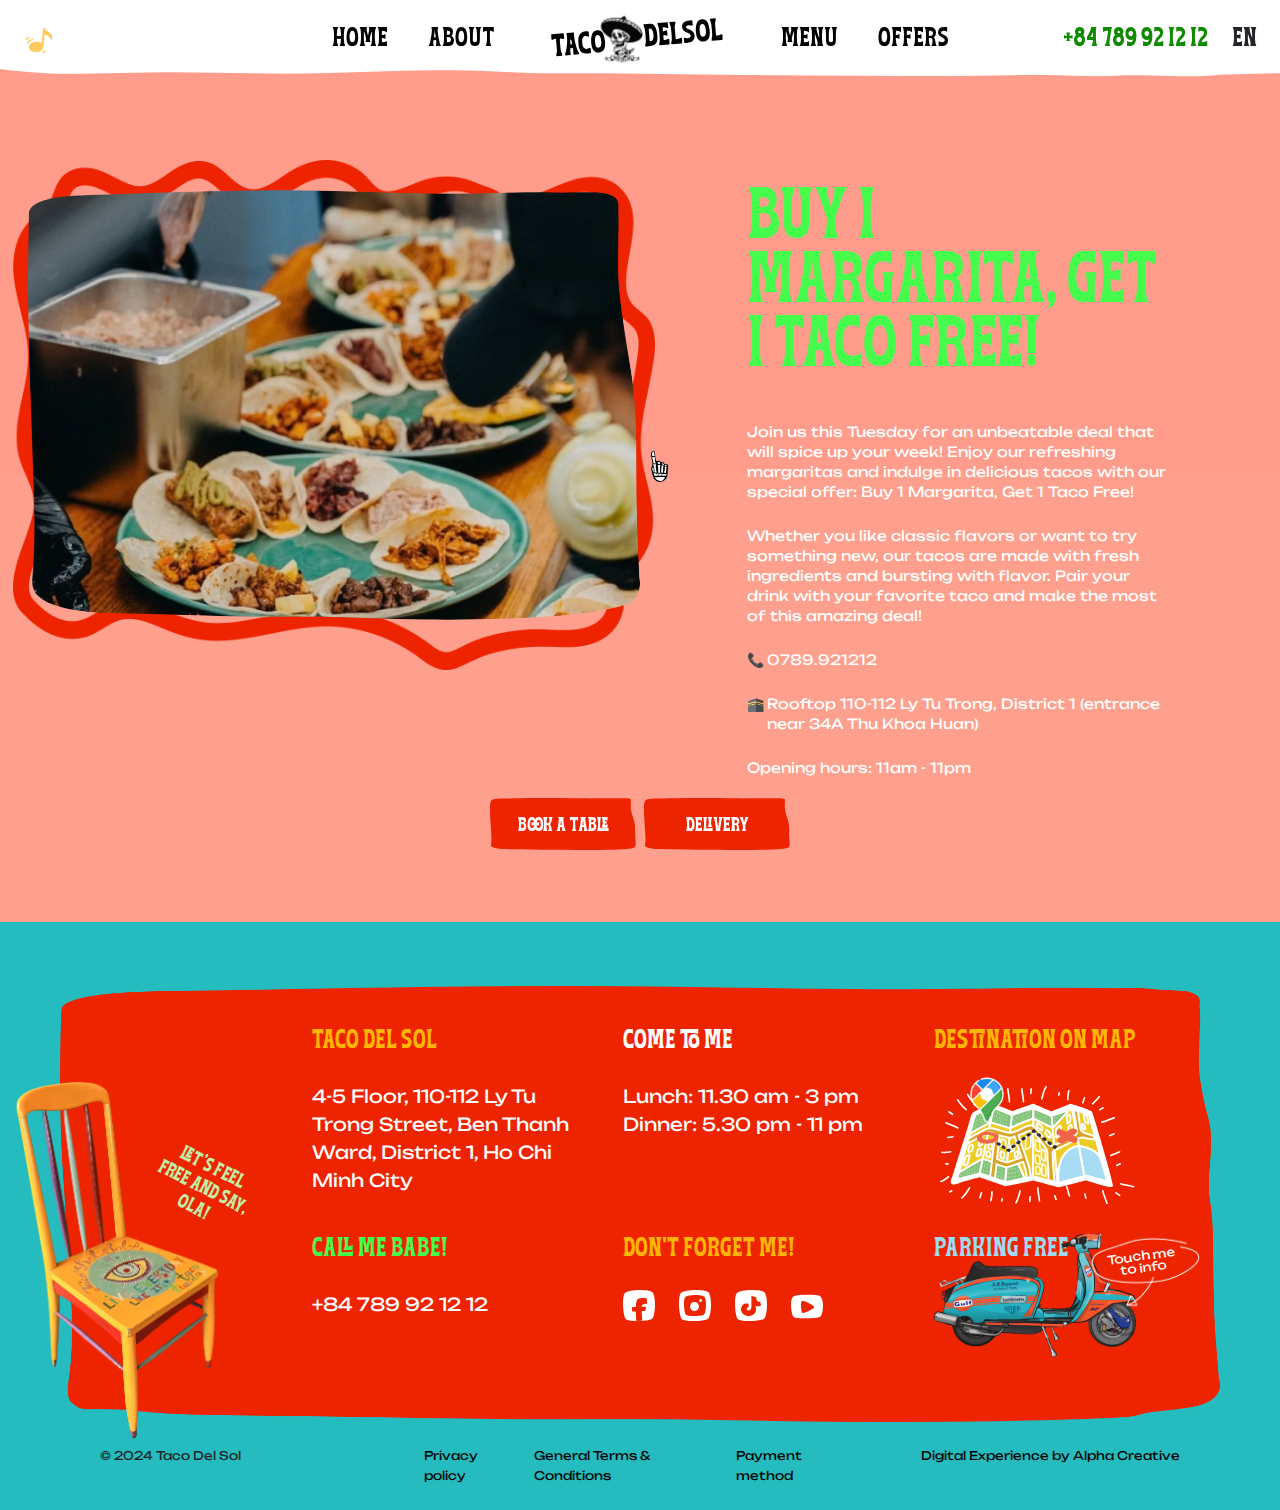
<file: offer-detail.html>
<!DOCTYPE html>
<html lang="en">
  <head>
    <meta charset="UTF-8" />
    <meta name="viewport" content="width=device-width, initial-scale=1.0" />
    <title>Offers Details</title>
    <!-- import favicon -->
    <link rel="icon" type="image/x-icon" href="./assets/images/taco_logo.svg" />
    <!-- meta -->
    <meta property="og:url" content="" />
    <meta property="og:type" content="website" />
    <meta property="og:title" content="Taco Del Sol Website" />
    <meta property="og:description" content="Taco Del Sol Website" />
    <!-- <meta property="og:image" content="./assets/images/banner.png" /> -->
    <!-- meta -->
    <!-- import boostrap css -->
    <link rel="stylesheet" href="./assets/libs/bootstrap.min.css" />
    <!-- end boostrap css -->
    <!-- import lightpick css -->
    <link rel="stylesheet" href="./assets/libs/lightpick.min.css" />
    <!-- end lightpick css -->
    <!-- import css swiper -->
    <link rel="stylesheet" href="./assets/libs/swiper-bundle.min.css" />
    <!-- end css swiper -->
    <!-- import font -->
    <link rel="stylesheet" href="./assets/font/unbounded/font.css" />
    <link rel="stylesheet" href="./assets/font/bringhum/font.css" />
    <!-- end import font -->
    <!-- import link custom css page -->
    <link rel="stylesheet" href="./assets/styles/style.css" />
    <!-- end link custom css page -->
  </head>
  <body class="page-offers-detail">
    <!-- start header -->
    <header class="header position-fixed top-0 start-0 end-0">
      <div class="container-fluid p-0">
        <div
          class="header__container d-flex align-items-center justify-content-between"
        >
          <div class="header__left justify-content-start">
            <div class="header__music">
              <a href="">
                <img src="./assets/images/ic_music.svg" alt="" />
              </a>
            </div>
          </div>
          <div class="header__center d-flex align-items-center">
            <div class="header__menu --left">
              <ul>
                <li>
                  <a href="./index.html" class="h3-font">HOME</a>
                </li>
                <li>
                  <a href="" class="h3-font">ABOUT</a>
                </li>
              </ul>
            </div>
            <div class="header__logo">
              <a href="" class="logo">
                <img src="./assets/images/logo_full.svg" alt="" />
              </a>
            </div>
            <div class="header__menu --right">
              <ul>
                <li>
                  <a href="" class="h3-font">MENU</a>
                </li>
                <li>
                  <a href="./offer.html" class="h3-font">OFFERS</a>
                </li>
              </ul>
            </div>
          </div>
          <div class="header__right d-flex justify-content-end">
            <div class="header__phone">
              <a href="tel:+84 789 92 12 12" class="h3-font"
                >+84 789 92 12 12</a
              >
            </div>
            <div class="header__lang dropdown-custom">
              <div class="lang__head dropdown-custom__btn">
                <div
                  class="value-select dropdown-custom__text h3-font text-center"
                >
                  EN
                </div>
              </div>
              <div class="lang__body dropdown-custom__menu">
                <div
                  class="dropdown-custom__item lang__item h3-font text-center"
                >
                  VI
                </div>
              </div>
            </div>
          </div>
        </div>
      </div>
    </header>
    <!-- end header -->
    <!-- custom cursor-->
    <div class="cursor-magic"></div>
    <!-- end cursor-->
    <!-- start group cta -->
    <div class="cta-group position-fixed">
      <div class="cta__list d-flex align-items-center">
        <button
          type="button"
          data-bs-toggle="modal"
          data-bs-target="#modalBookTable"
        >
          <a href="javascript:void(0);" class="button --book">
            <span class="h4-font">BOOK A TABLE</span>
          </a>
        </button>
        <a href="./delivery.html" class="button --delivery">
          <span class="h4-font">DELIVERY</span>
        </a>
      </div>
    </div>
    <!-- end group cta -->
    <!-- modal book table -->
    <div
      class="modal fade"
      id="modalBookTable"
      tabindex="-1"
      aria-labelledby="modalBookTableLabel"
      aria-hidden="true"
    >
      <div class="modal-dialog modal-dialog-centered">
        <div class="modal-content">
          <div class="modal-header">
            <button
              type="button"
              class="btn-close"
              data-bs-dismiss="modal"
              aria-label="Close"
            >
              <img src="./assets/images/ic_close_modal.svg" alt="" />
            </button>
          </div>
          <div class="modal-body">
            <div class="book-table">
              <div class="group-form">
                <div class="date">
                  <input
                    type="text"
                    id="selectDate"
                    autocomplete="off"
                    placeholder="Select a date*"
                    class="form-control"
                  />
                </div>
                <div class="time form-control">
                  <div class="dropdown-custom">
                    <div
                      class="select-head dropdown-custom__btn d-flex align-items-center justify-content-between"
                    >
                      <p class="b2-font dropdown-custom__text">Select time*</p>
                      <img src="./assets/images/ic_arrows.svg" alt="" />
                    </div>
                    <div class="dropdown-custom__menu">
                      <div class="dropdown-custom__item b2-font">
                        11.30 am - 3 pm
                      </div>
                      <div class="dropdown-custom__item b2-font">
                        5.30 pm - 11 pm
                      </div>
                    </div>
                  </div>
                </div>
              </div>
              <div class="group-form">
                <div class="adult">
                  <input
                    type="number"
                    placeholder="Adult"
                    class="form-control"
                  />
                </div>
                <div class="children">
                  <input
                    type="number"
                    placeholder="Children"
                    class="form-control"
                  />
                </div>
              </div>
              <div class="name">
                <input
                  type="text"
                  placeholder="Full name*"
                  class="form-control"
                />
              </div>
              <div class="phone">
                <input
                  placeholder="Your phone number*"
                  class="form-control"
                  type="number"
                  pattern="[0-9]{3}-[0-9]{2}-[0-9]{3}"
                />
              </div>
              <div class="email">
                <input
                  type="email"
                  placeholder="Your email"
                  class="form-control"
                />
              </div>
              <div class="remarks">
                <textarea
                  rows="7"
                  cols="50"
                  placeholder="Dietary, allergies or other remarks?"
                ></textarea>
              </div>
            </div>
          </div>
          <div class="modal-footer">
            <button class="restaurant__btn button-modal-back" type="button">
              <a href="javascript:void(0);" class="h4-font">
                <span class="h4-font">BOOK A TABLE</span>
              </a>
            </button>
          </div>
        </div>
      </div>
    </div>
    <!-- end book table -->
    <!-- modal thanks -->
    <div
      class="modal fade modal-thanks"
      id="thanksModal"
      tabindex="-1"
      aria-labelledby="thanksModalLabel"
      aria-hidden="true"
    >
      <div class="modal-dialog modal-dialog-centered">
        <div class="modal-content">
          <div class="modal-header">
            <div class="art-work">
              <img src="./assets/images/ic_thanks.svg" alt="" />
            </div>
            <button
              type="button"
              class="btn-close"
              data-bs-dismiss="modal"
              aria-label="Close"
            >
              <img src="./assets/images/ic_close_thanks.svg" alt="" />
            </button>
          </div>
          <div class="modal-body">
            <div class="box">
              <h3>THANK YOU</h3>
              <div class="content">
                <p class="b2-font">
                  We have received your order, Taco's consulting team will
                  contact you to confirm your order.
                </p>
              </div>
            </div>
          </div>
          <div class="modal-footer">
            <button class="restaurant__btn button-modal-back" type="button">
              <a href="javascript:void(0);" class="h4-font">
                <span class="h4-font">GO BACK</span>
              </a>
            </button>
          </div>
        </div>
      </div>
    </div>
    <!-- end modal thanks -->
    <main class="page-offer-details">
      <div class="offer-detail-sec">
        <div class="container-fluid p-0">
          <div class="row g-0">
            <div class="col-md-6">
              <div class="offer-detail__img">
                <div class="img">
                  <img src="./assets/images/offer_detail_1.png" alt="" />
                </div>
              </div>
            </div>
            <!-- màu text sẽ nhập từ trong post offer -->
            <div class="col-md-4 offset-md-1">
              <div class="offer-detail__content" style="--color-text: #45fb4b">
                <h1 class="h1-font">Buy 1 Margarita, Get 1 Taco Free!</h1>
                <div class="content">
                  <p>
                    Join us this Tuesday for an unbeatable deal that will spice
                    up your week! Enjoy our refreshing margaritas and indulge in
                    delicious tacos with our special offer: Buy 1 Margarita, Get
                    1 Taco Free!
                  </p>
                  <p>
                    Whether you like classic flavors or want to try something
                    new, our tacos are made with fresh ingredients and bursting
                    with flavor. Pair your drink with your favorite taco and
                    make the most of this amazing deal!
                  </p>

                  <p>0789.921212</p>
                  <p>
                    Rooftop 110-112 Ly Tu Trong, District 1 (entrance near 34A
                    Thu Khoa Huan)
                  </p>
                  <p>Opening hours: 11am - 11pm</p>
                </div>
              </div>
            </div>
          </div>
        </div>
      </div>
      <div class="spacing"></div>
    </main>
    <!-- start footer -->
    <footer class="footer">
      <div class="container-fluid p-0">
        <div class="footer__container">
          <div class="footer__top">
            <div class="footer_chair">
              <div class="box">
                <img src="./assets/images/img_ghes.png" alt="" />
              </div>
              <div class="text">LET’S FEEL FREE And Say, OLA!</div>
            </div>
            <div class="footer__content">
              <div class="footer__list">
                <div class="footer__item --address">
                  <h3 class="h3-font">TACO DEL SOL</h3>
                  <p class="address b1-font">
                    4-5 Floor, 110-112 Ly Tu Trong Street, Ben Thanh Ward,
                    District 1, Ho Chi Minh City
                  </p>
                </div>
                <div class="footer__item --time">
                  <h3 class="h3-font">COME TO ME</h3>
                  <ul>
                    <li class="b1-font">Lunch: 11.30 am - 3 pm</li>
                    <li class="b1-font">Dinner: 5.30 pm - 11 pm</li>
                  </ul>
                </div>
                <div class="footer__item --map">
                  <h3 class="h3-font">Destination on map</h3>
                  <div class="img">
                    <img src="./assets/images/ic_map.svg" alt="" />
                  </div>
                </div>
                <div class="footer__item --call">
                  <h3 class="h3-font">CALL ME BABE!</h3>
                  <a href="tel:+84 789 92 12 12" class="b1-font"
                    >+84 789 92 12 12</a
                  >
                </div>
                <div class="footer__item --social">
                  <h3 class="h3-font">Don't forget me!</h3>
                  <ul>
                    <li>
                      <a href=""
                        ><svg
                          width="32"
                          height="32"
                          viewBox="0 0 32 32"
                          fill="none"
                          xmlns="http://www.w3.org/2000/svg"
                        >
                          <g clip-path="url(#clip0_690_984)">
                            <path
                              d="M29.0738 28.7409C27.7678 29.853 23.6002 30.614 18.9374 30.9254C16.6396 31.0842 14.3351 31.1268 12.033 31.0532C7.50393 30.9063 3.62127 30.2834 2.65464 29.0744C0.0529831 25.8176 -1.39842 6.52471 1.94363 3.01666C5.54864 -0.761703 26.24 -0.98059 29.4131 2.32327C33.2517 6.30436 32.5436 25.7911 29.0738 28.7409Z"
                              fill="white"
                            />
                            <path
                              d="M23.1534 16.8815C22.7946 18.1723 22.5205 19.4851 22.3328 20.8116C21.0506 20.9616 19.8158 21.0847 18.6066 21.1796C18.7874 24.3762 19.0862 27.7267 19.4119 30.8579C17.4062 30.9965 15.3948 31.0337 13.3853 30.9695C13.0271 27.8118 12.8134 24.6395 12.7442 21.4527C11.6774 21.4681 10.5875 21.4604 9.4591 21.4335C9.3546 21.4418 9.25066 21.4117 9.16675 21.3488C9.09763 21.2664 9.06114 21.1615 9.06417 21.0539C8.95261 19.6063 8.86799 18.7702 8.85645 17.3162C10.1502 17.2123 11.4427 17.12 12.7365 17.0508C12.7827 15.2351 12.9314 13.4207 13.4392 11.682C13.6956 10.8037 14.0598 9.91637 14.7471 9.31372C15.3805 8.76235 16.2242 8.50462 17.0551 8.33152C19.3136 7.86257 21.6471 7.89145 23.8933 8.41615C23.8445 10.1866 23.9349 11.9581 24.1638 13.7144C23.1244 13.7117 22.0874 13.814 21.0685 14.0195C20.5851 14.1196 20.0979 14.2452 19.7068 14.5414C19.2195 14.9056 18.9374 15.4851 18.7707 16.0686C18.6978 16.3254 18.6413 16.5867 18.6015 16.8507C20.1222 16.8392 21.6378 16.843 23.1534 16.8815Z"
                              fill="#EE2400"
                            />
                          </g>
                          <defs>
                            <clipPath id="clip0_690_984">
                              <rect
                                width="32"
                                height="31.0892"
                                fill="white"
                                transform="translate(0 0.000732422)"
                              />
                            </clipPath>
                          </defs>
                        </svg>
                      </a>
                    </li>
                    <li>
                      <a href=""
                        ><svg
                          width="32"
                          height="32"
                          viewBox="0 0 32 32"
                          fill="none"
                          xmlns="http://www.w3.org/2000/svg"
                        >
                          <g clip-path="url(#clip0_690_988)">
                            <path
                              d="M1.94363 3.01449C5.54718 -0.769745 26.2371 -0.979817 29.4146 2.32111C33.2502 6.30513 32.5466 25.7904 29.0738 28.7402C25.8419 31.4932 5.07561 32.1043 2.65464 29.0766C0.0529831 25.8183 -1.39842 6.52402 1.94363 3.01449Z"
                              fill="white"
                            />
                            <path
                              d="M6.33693 7.03608C8.81438 4.48004 23.0388 4.33815 25.2234 6.56774C27.8604 9.25873 27.3766 22.42 24.9891 24.4124C22.7671 26.2719 8.49018 26.6847 6.82575 24.6397C5.0371 22.4388 4.03925 9.40658 6.33693 7.03608Z"
                              fill="#EE2400"
                            />
                            <path
                              d="M15.5 21.0001C17.9853 21.0001 20 18.9853 20 16.5001C20 14.0148 17.9853 12.0001 15.5 12.0001C13.0147 12.0001 11 14.0148 11 16.5001C11 18.9853 13.0147 21.0001 15.5 21.0001Z"
                              fill="white"
                            />
                            <path
                              d="M21.5 12.0001C22.3284 12.0001 23 11.3285 23 10.5001C23 9.67163 22.3284 9.00006 21.5 9.00006C20.6716 9.00006 20 9.67163 20 10.5001C20 11.3285 20.6716 12.0001 21.5 12.0001Z"
                              fill="white"
                            />
                          </g>
                          <defs>
                            <clipPath id="clip0_690_988">
                              <rect width="32" height="31.0907" fill="white" />
                            </clipPath>
                          </defs>
                        </svg>
                      </a>
                    </li>
                    <li>
                      <a href="">
                        <svg
                          width="32"
                          height="32"
                          viewBox="0 0 32 32"
                          fill="none"
                          xmlns="http://www.w3.org/2000/svg"
                        >
                          <g clip-path="url(#clip0_690_996)">
                            <path
                              d="M29.0833 28.7428C27.7765 29.8541 23.6091 30.6156 18.9522 30.9272C16.6528 31.0862 14.3469 31.1289 12.0433 31.0551C7.51427 30.9081 3.63205 30.2848 2.66481 29.0765C0.0541202 25.8176 -1.39675 6.52555 1.94452 3.01671C5.54891 -0.771433 26.2403 -0.98017 29.4155 2.31553C33.2536 6.30505 32.5466 25.7926 29.0833 28.7428Z"
                              fill="white"
                            />
                            <path
                              d="M25.0942 11.5781C24.0709 11.9344 22.4249 11.3783 21.8788 10.4426C21.3326 9.50681 21.2426 8.38364 21.1674 7.3024L16.9447 6.04484C16.881 6.01658 16.8123 6.00136 16.7427 6.00009C16.673 5.99882 16.6038 6.01152 16.5391 6.03745C16.3838 6.12621 16.3653 6.33827 16.3653 6.51704C16.3571 9.30092 16.3891 12.084 16.4614 14.8662C16.4836 15.7144 16.5083 16.5688 16.3591 17.4035C16.2099 18.2382 15.866 19.063 15.2581 19.6498C14.6503 20.2367 13.7355 20.5511 12.9156 20.3119C12.0958 20.0727 11.4781 19.2085 11.6396 18.3762C11.8011 17.544 12.8491 16.9744 13.5839 17.3899L13.632 14.8526C13.632 14.7158 13.7417 14.1671 13.6702 14.05C13.5987 13.9329 13.3965 13.8984 13.2609 13.8417C11.9441 13.2918 10.3685 13.3929 9.04559 13.9292C8.27766 14.264 7.61626 14.803 7.13337 15.4876C5.6539 17.4886 5.6539 20.3994 6.95213 22.5151C8.25037 24.6307 10.726 25.9253 13.214 25.9955C15.9054 26.0732 18.4464 25.1411 20.0393 22.9688C20.4363 22.4137 20.7 21.7745 20.8099 21.1009C20.9331 20.4487 21.0404 19.4131 20.9566 18.7584C20.8099 17.5995 20.7384 16.4159 20.5867 15.2595C21.0799 16.1657 22.2437 16.5294 23.2646 16.3864C24.2854 16.2433 25.2002 15.7021 26.0842 15.1695C25.5937 14.0225 25.2607 12.8144 25.0942 11.5781Z"
                              fill="#EE2400"
                            />
                          </g>
                          <defs>
                            <clipPath id="clip0_690_996">
                              <rect
                                width="32"
                                height="31.0901"
                                fill="white"
                                transform="translate(0 0.000305176)"
                              />
                            </clipPath>
                          </defs>
                        </svg>
                      </a>
                    </li>
                    <li>
                      <a href="">
                        <svg
                          width="32"
                          height="25"
                          viewBox="0 0 32 25"
                          fill="none"
                          xmlns="http://www.w3.org/2000/svg"
                        >
                          <g clip-path="url(#clip0_690_999)">
                            <path
                              d="M5.21563 2.93098C7.98045 0.02753 23.8548 -0.133648 26.2927 2.39899C29.2356 5.45573 28.6957 20.4058 26.0312 22.6691C23.5516 24.7813 7.61865 25.2502 5.76116 22.9272C3.76503 20.4272 2.65144 5.62367 5.21563 2.93098Z"
                              fill="#ED1E24"
                            />
                            <path
                              d="M6.42853 5.16832C6.28942 5.54256 6.1908 5.93063 6.13436 6.32587C6.03291 6.92325 5.96641 7.52851 5.92133 8.12926C5.81876 9.47391 5.80862 10.8253 5.8368 12.1734C5.8661 13.5699 5.94951 14.9652 6.08589 16.355C6.1986 17.4821 6.32822 18.634 6.63029 19.7296C6.71433 20.097 6.85502 20.4491 7.04732 20.7733C7.3043 21.1599 7.68978 21.3898 8.10794 21.5713C9.24971 22.0661 10.4907 22.2475 11.7215 22.3603C13.1083 22.4784 14.5012 22.5089 15.8918 22.4515C17.2658 22.4053 18.6386 22.3016 20.0024 22.1303C21.0506 21.9973 22.1214 21.8587 23.1381 21.5577C23.4587 21.4783 23.7651 21.3498 24.0465 21.1768C24.4049 20.9254 24.5796 20.585 24.7284 20.1838C25.0384 19.3463 25.1364 18.4153 25.2469 17.5351C25.4002 16.3245 25.487 15.105 25.5399 13.8855C25.5986 12.5633 25.6155 11.2379 25.5783 9.91574C25.5542 8.7147 25.4536 7.5164 25.2773 6.32813C25.1522 5.53915 24.9809 4.63745 24.4297 4.01866C24.2007 3.78793 23.9079 3.63093 23.5889 3.56782C23.1978 3.47887 22.8014 3.41562 22.402 3.37846C21.3504 3.25786 20.2876 3.21841 19.2292 3.19699C17.8767 3.16994 16.5279 3.18385 15.1829 3.2387C13.8416 3.2928 12.5014 3.38184 11.1692 3.54302C10.0702 3.67602 8.94539 3.82255 7.8904 4.17195C7.51008 4.2837 7.14735 4.44837 6.81288 4.66112C6.62676 4.77642 6.48894 4.9555 6.42515 5.16494C6.36713 5.38406 6.39748 5.61721 6.50969 5.81416C6.74187 6.17484 7.27613 6.38561 7.66385 6.11736C7.81711 6.01426 7.98067 5.92738 8.1519 5.85812L7.95014 5.94265C8.6591 5.64622 9.4323 5.49181 10.1863 5.37121C10.4557 5.32612 10.7251 5.28667 10.9956 5.2506L10.7702 5.28104C12.4327 5.06999 14.1049 4.94434 15.7802 4.90458C17.4033 4.85386 19.0308 4.85273 20.6528 4.93163C21.3189 4.96432 21.9861 5.00827 22.6478 5.09619L22.4223 5.06576C22.7563 5.09388 23.0852 5.16549 23.4007 5.27878L23.1989 5.19312C23.2384 5.21003 23.2722 5.23257 23.3116 5.25286C23.1538 5.1672 23.1087 5.08154 23.1989 5.17396C23.2203 5.19537 23.2384 5.22017 23.2598 5.24159C23.3026 5.28554 23.0975 5.01616 23.1617 5.11535C23.1696 5.12775 23.1798 5.14015 23.1888 5.15367C23.1978 5.1672 23.2271 5.21341 23.244 5.24497C23.2858 5.31792 23.3234 5.39318 23.3567 5.47039L23.2722 5.26976C23.519 5.85587 23.6193 6.50959 23.7039 7.13289L23.6734 6.90747C23.8389 8.26792 23.9183 9.63746 23.9113 11.0079C23.9203 12.5183 23.8692 14.0278 23.758 15.5367C23.7016 16.2851 23.6306 17.0324 23.5325 17.7763L23.563 17.5508C23.4887 18.2079 23.3625 18.858 23.1854 19.4951C23.1502 19.6169 23.1081 19.7366 23.0592 19.8535L23.1448 19.6529C23.1173 19.7184 23.0857 19.782 23.0501 19.8434C23.0355 19.8671 23.0186 19.8896 23.0039 19.9133C22.9577 19.9899 23.1719 19.7205 23.1076 19.7792C23.0986 19.787 23.0907 19.7983 23.0817 19.8073C23.0744 19.815 23.0664 19.8222 23.058 19.8287C22.987 19.9054 23.2744 19.6743 23.1944 19.7239C23.1696 19.7397 23.1471 19.7577 23.1211 19.7724C23.0577 19.8081 22.9922 19.8401 22.925 19.8682L23.1257 19.7825C22.4381 20.0699 21.6672 20.1894 20.9368 20.3089C20.6437 20.3574 20.3507 20.4002 20.0565 20.4396L20.2819 20.4092C19.0962 20.5681 17.9037 20.6718 16.709 20.7327C15.4365 20.7981 14.1606 20.815 12.888 20.7552C12.2321 20.7248 11.5761 20.673 10.9246 20.5862L11.15 20.6166C10.3498 20.5039 9.536 20.3585 8.78308 20.0451L8.98484 20.1297C8.85036 20.0742 8.71937 20.0106 8.5926 19.9392C8.53624 19.9076 8.47989 19.875 8.42804 19.84L8.34463 19.7837C8.27926 19.7408 8.55991 19.973 8.47876 19.8851C8.45734 19.8637 8.43706 19.84 8.41677 19.8186C8.62303 20.0361 8.53962 19.9877 8.47989 19.8907C8.434 19.8123 8.39407 19.7306 8.36041 19.6462L8.44833 19.849C8.20036 19.2573 8.08765 18.6024 7.98395 17.9724C7.94488 17.7274 7.90731 17.4825 7.87124 17.2375L7.90168 17.4629C7.71796 16.0935 7.61764 14.7139 7.56354 13.3332C7.50268 11.8983 7.49028 10.4579 7.55678 9.02194C7.58834 8.34567 7.63793 7.66038 7.7281 6.98524L7.69879 7.21066C7.75368 6.66755 7.87442 6.13313 8.05835 5.61917C8.08791 5.51056 8.09566 5.39716 8.08115 5.28554C8.06664 5.17391 8.03016 5.06627 7.97381 4.96882C7.86112 4.7799 7.68048 4.64119 7.46886 4.5811C7.36037 4.55167 7.24711 4.54409 7.13566 4.55879C7.02421 4.5735 6.91679 4.61019 6.81964 4.66676C6.63693 4.78559 6.49925 4.96216 6.42853 5.16832Z"
                              fill="#F7DC42"
                            />
                            <path
                              d="M15.7127 18.5483C18.5021 18.5483 20.7633 16.2871 20.7633 13.4977C20.7633 10.7083 18.5021 8.44708 15.7127 8.44708C12.9233 8.44708 10.6621 10.7083 10.6621 13.4977C10.6621 16.2871 12.9233 18.5483 15.7127 18.5483Z"
                              fill="#F7DC42"
                            />
                            <path
                              d="M21.2888 8.44708C21.9904 8.44708 22.5591 7.87836 22.5591 7.17682C22.5591 6.47527 21.9904 5.90656 21.2888 5.90656C20.5873 5.90656 20.0186 6.47527 20.0186 7.17682C20.0186 7.87836 20.5873 8.44708 21.2888 8.44708Z"
                              fill="#F7DC42"
                            />
                            <path
                              d="M1.94383 2.93101C5.5461 0.0275569 26.2366 -0.133621 29.4117 2.40127C33.2439 5.45801 32.5428 20.4081 29.0736 22.6714C25.8365 24.7836 5.07609 25.2525 2.65391 22.9295C0.0525263 20.4273 -1.39807 5.6237 1.94383 2.93101Z"
                              fill="white"
                            />
                            <path
                              d="M12.3099 7.07088C15.8674 8.0653 19.3453 9.797 22.2624 11.7376C22.492 11.8912 22.6792 12.0963 22.8077 12.335C22.9362 12.5737 23.0022 12.8388 22.9999 13.1075C22.9977 13.3762 22.9272 13.6403 22.7947 13.877C22.6622 14.1136 22.4716 14.3157 22.2394 14.4658C19.2856 16.3214 16.1027 17.8168 12.764 18.9175C12.5289 18.9917 12.2799 19.0163 12.0339 18.9895C11.788 18.9627 11.5511 18.8852 11.3392 18.7624C11.1274 18.6395 10.9457 18.4742 10.8066 18.2777C10.6675 18.0812 10.5743 17.8581 10.5333 17.6238C10.0293 14.6173 9.88187 11.5657 10.0938 8.52736C10.1135 8.28064 10.1905 8.04131 10.3194 7.82699C10.4482 7.61268 10.6255 7.42886 10.8382 7.28908C11.0508 7.1493 11.2935 7.05713 11.5482 7.01937C11.8029 6.98161 12.0632 6.99921 12.3099 7.07088Z"
                              fill="#EE2400"
                            />
                          </g>
                          <defs>
                            <clipPath id="clip0_690_999">
                              <rect
                                width="32"
                                height="23.8543"
                                fill="white"
                                transform="translate(0 0.618164)"
                              />
                            </clipPath>
                          </defs>
                        </svg>
                      </a>
                    </li>
                  </ul>
                </div>
                <div class="footer__item --parking">
                  <h3 class="h3-font">Parking free</h3>
                  <div class="img">
                    <img src="./assets/images/ic_parking.svg" alt="" />
                  </div>
                  <div class="text">
                    <span> Touch me to info </span>
                  </div>
                </div>
              </div>
            </div>
          </div>
          <div class="foooter__bottom">
            <p class="b3-font">© 2024 Taco Del Sol</p>
            <div class="page">
              <ul>
                <li>
                  <a href="" class="b3-font">Privacy policy</a>
                </li>
                <li>
                  <a href="" class="b3-font">General Terms & Conditions</a>
                </li>
                <li>
                  <a href="" class="b3-font">Payment method</a>
                </li>
              </ul>
            </div>
            <div class="author">
              <a href="https://alphacreative.vn/" class="b3-font"
                >Digital Experience by Alpha Creative</a
              >
            </div>
          </div>
        </div>
      </div>
    </footer>
    <!-- end footer -->

    <!-- end header -->
    <!-- import jquery -->
    <script src="./assets/libs/jquery-3.7.1.js"></script>
    <!-- end jquery -->
    <!-- import gsap -->
    <script src="./assets/libs/gsap.min.js"></script>
    <script src="./assets/libs/ScrollTrigger.min.js"></script>
    <script src="./assets/libs/splitType.min.js"></script>
    <!-- end import gsap -->
    <!-- import boostrap -->
    <script src="./assets/libs/bootstrap.bundle.min.js"></script>
    <!-- end boostrap -->
    <!-- import swiper js -->
    <script src="./assets/libs/swiper-bundle.min.js"></script>
    <!-- end import swiper js -->

    <!-- import moment js -->
    <script src="./assets/libs/moment.min.js"></script>
    <!-- end import moment js -->

    <!-- import lightpick js -->
    <script src="./assets/libs/lightpick.min.js"></script>
    <!-- end import lightpick js -->
    <!-- import custom js -->
    <script src="./assets/js/script.js"></script>
    <!-- end import custom js -->
  </body>
</html>
</file>
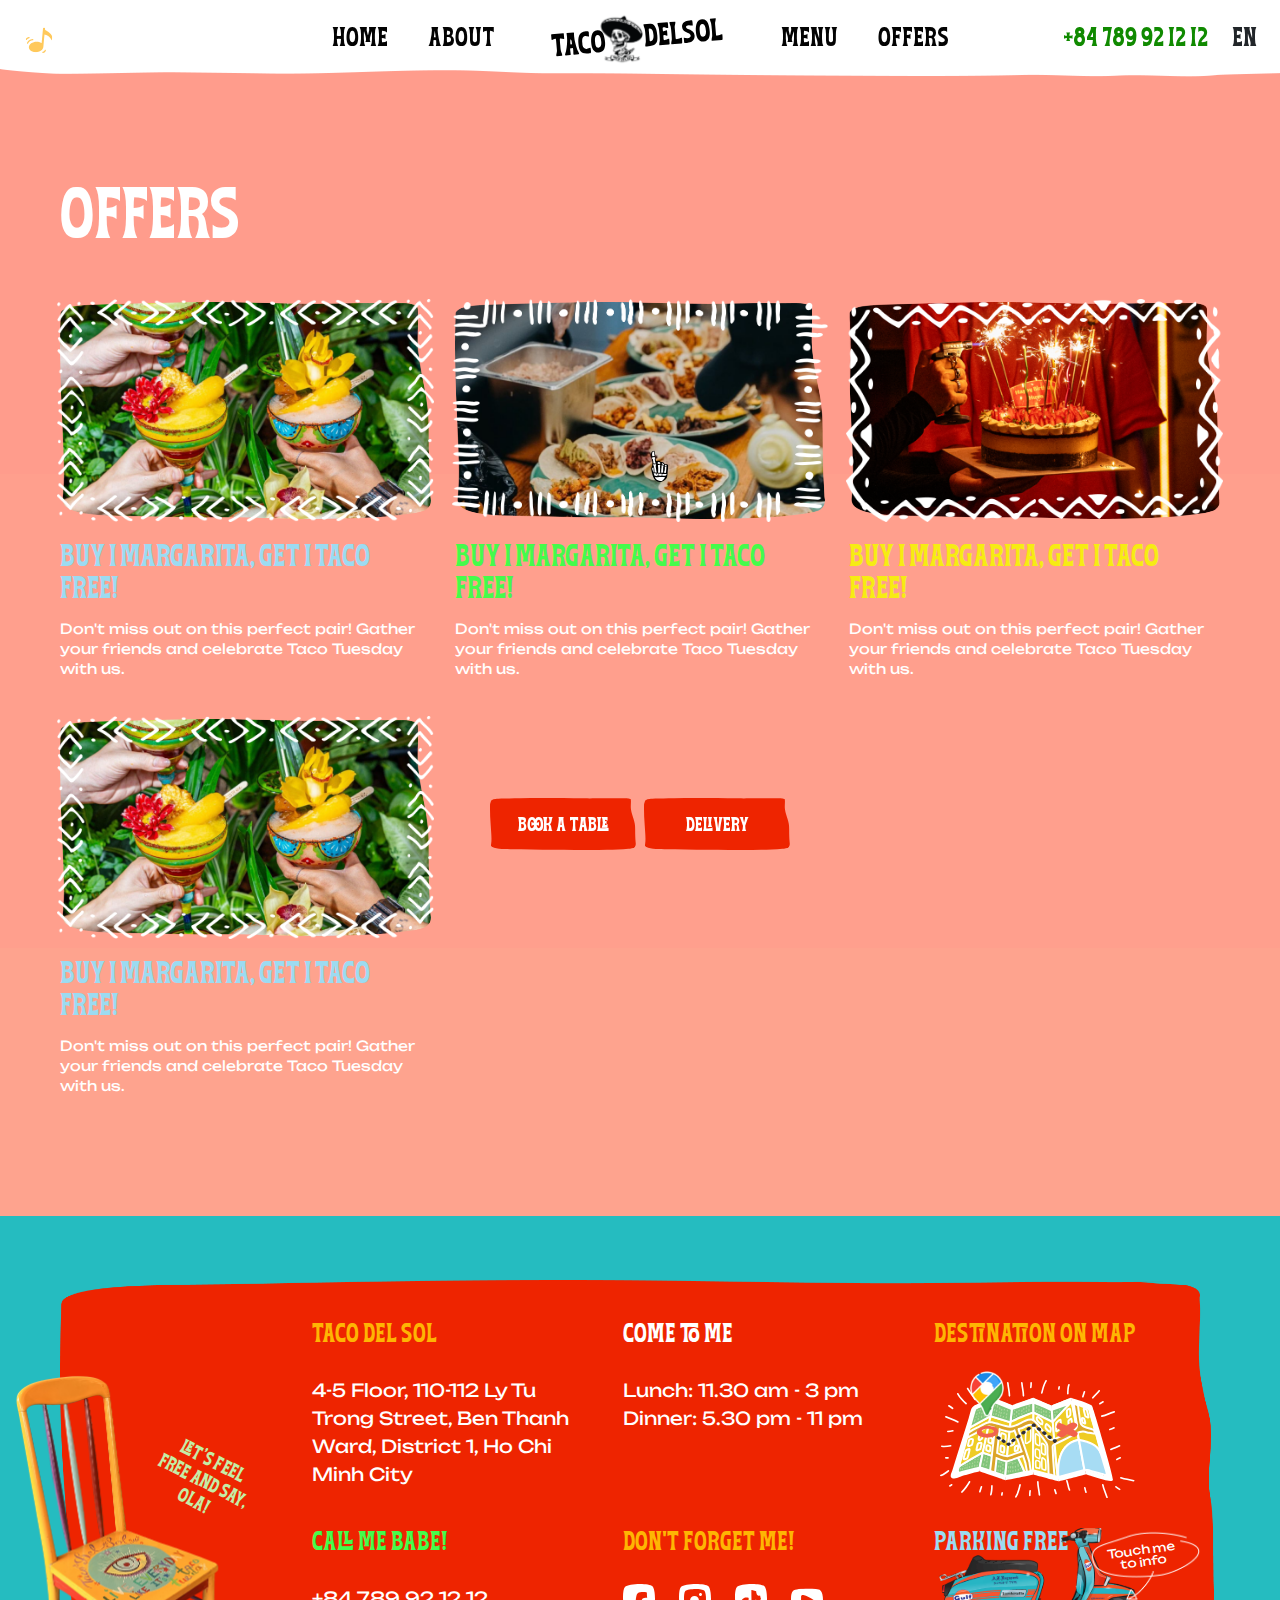
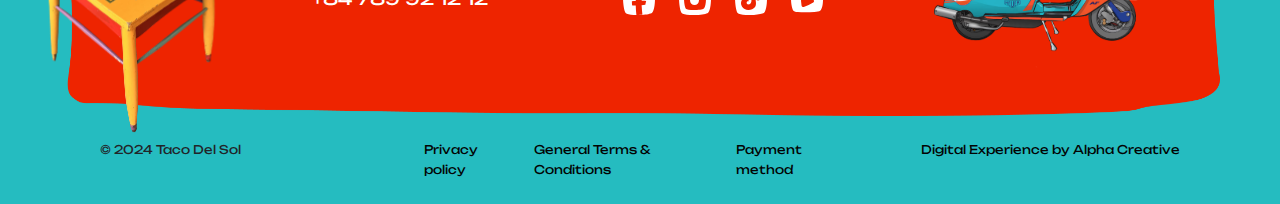
<file: offer.html>
<!DOCTYPE html>
<html lang="en">
  <head>
    <meta charset="UTF-8" />
    <meta name="viewport" content="width=device-width, initial-scale=1.0" />
    <title>Offers</title>
    <!-- import favicon -->
    <link rel="icon" type="image/x-icon" href="./assets/images/taco_logo.svg" />
    <!-- meta -->
    <meta property="og:url" content="" />
    <meta property="og:type" content="website" />
    <meta property="og:title" content="Taco Del Sol Website" />
    <meta property="og:description" content="Taco Del Sol Website" />
    <!-- <meta property="og:image" content="./assets/images/banner.png" /> -->
    <!-- meta -->
    <!-- import boostrap css -->
    <link rel="stylesheet" href="./assets/libs/bootstrap.min.css" />
    <!-- end boostrap css -->
    <!-- import lightpick css -->
    <link rel="stylesheet" href="./assets/libs/lightpick.min.css" />
    <!-- end lightpick css -->
    <!-- import css swiper -->
    <link rel="stylesheet" href="./assets/libs/swiper-bundle.min.css" />
    <!-- end css swiper -->
    <!-- import font -->
    <link rel="stylesheet" href="./assets/font/unbounded/font.css" />
    <link rel="stylesheet" href="./assets/font/bringhum/font.css" />
    <!-- end import font -->
    <!-- import link custom css page -->
    <link rel="stylesheet" href="./assets/styles/style.css" />
    <!-- end link custom css page -->
  </head>
  <body class="page-offers">
    <!-- start header -->
    <header class="header position-fixed top-0 start-0 end-0">
      <div class="container-fluid p-0">
        <div
          class="header__container d-flex align-items-center justify-content-between"
        >
          <div class="header__left justify-content-start">
            <div class="header__music">
              <a href="">
                <img src="./assets/images/ic_music.svg" alt="" />
              </a>
            </div>
          </div>
          <div class="header__center d-flex align-items-center">
            <div class="header__menu --left">
              <ul>
                <li>
                  <a href="./index.html" class="h3-font">HOME</a>
                </li>
                <li>
                  <a href="" class="h3-font">ABOUT</a>
                </li>
              </ul>
            </div>
            <div class="header__logo">
              <a href="" class="logo">
                <img src="./assets/images/logo_full.svg" alt="" />
              </a>
            </div>
            <div class="header__menu --right">
              <ul>
                <li>
                  <a href="" class="h3-font">MENU</a>
                </li>
                <li>
                  <a href="./offer.html" class="h3-font">OFFERS</a>
                </li>
              </ul>
            </div>
          </div>
          <div class="header__right d-flex justify-content-end">
            <div class="header__phone">
              <a href="tel:+84 789 92 12 12" class="h3-font"
                >+84 789 92 12 12</a
              >
            </div>
            <div class="header__lang dropdown-custom">
              <div class="lang__head dropdown-custom__btn">
                <div
                  class="value-select dropdown-custom__text h3-font text-center"
                >
                  EN
                </div>
              </div>
              <div class="lang__body dropdown-custom__menu">
                <div
                  class="dropdown-custom__item lang__item h3-font text-center"
                >
                  VI
                </div>
              </div>
            </div>
          </div>
        </div>
      </div>
    </header>
    <!-- end header -->
    <!-- custom cursor-->
    <div class="cursor-magic"></div>
    <!-- end cursor-->
    <!-- start group cta -->
    <div class="cta-group position-fixed">
      <div class="cta__list d-flex align-items-center">
        <button
          type="button"
          data-bs-toggle="modal"
          data-bs-target="#modalBookTable"
        >
          <a href="javascript:void(0);" class="button --book">
            <span class="h4-font">BOOK A TABLE</span>
          </a>
        </button>
        <a href="./delivery.html" class="button --delivery">
          <span class="h4-font">DELIVERY</span>
        </a>
      </div>
    </div>
    <!-- end group cta -->
    <!-- modal book table -->
    <div
      class="modal fade"
      id="modalBookTable"
      tabindex="-1"
      aria-labelledby="modalBookTableLabel"
      aria-hidden="true"
    >
      <div class="modal-dialog modal-dialog-centered">
        <div class="modal-content">
          <div class="modal-header">
            <button
              type="button"
              class="btn-close"
              data-bs-dismiss="modal"
              aria-label="Close"
            >
              <img src="./assets/images/ic_close_modal.svg" alt="" />
            </button>
          </div>
          <div class="modal-body">
            <div class="book-table">
              <div class="group-form">
                <div class="date">
                  <input
                    type="text"
                    id="selectDate"
                    autocomplete="off"
                    placeholder="Select a date*"
                    class="form-control"
                  />
                </div>
                <div class="time form-control">
                  <div class="dropdown-custom">
                    <div
                      class="select-head dropdown-custom__btn d-flex align-items-center justify-content-between"
                    >
                      <p class="b2-font dropdown-custom__text">Select time*</p>
                      <img src="./assets/images/ic_arrows.svg" alt="" />
                    </div>
                    <div class="dropdown-custom__menu">
                      <div class="dropdown-custom__item b2-font">
                        11.30 am - 3 pm
                      </div>
                      <div class="dropdown-custom__item b2-font">
                        5.30 pm - 11 pm
                      </div>
                    </div>
                  </div>
                </div>
              </div>
              <div class="group-form">
                <div class="adult">
                  <input
                    type="number"
                    placeholder="Adult"
                    class="form-control"
                  />
                </div>
                <div class="children">
                  <input
                    type="number"
                    placeholder="Children"
                    class="form-control"
                  />
                </div>
              </div>
              <div class="name">
                <input
                  type="text"
                  placeholder="Full name*"
                  class="form-control"
                />
              </div>
              <div class="phone">
                <input
                  placeholder="Your phone number*"
                  class="form-control"
                  type="number"
                  pattern="[0-9]{3}-[0-9]{2}-[0-9]{3}"
                />
              </div>
              <div class="email">
                <input
                  type="email"
                  placeholder="Your email"
                  class="form-control"
                />
              </div>
              <div class="remarks">
                <textarea
                  rows="7"
                  cols="50"
                  placeholder="Dietary, allergies or other remarks?"
                ></textarea>
              </div>
            </div>
          </div>
          <div class="modal-footer">
            <button class="restaurant__btn button-modal-back" type="button">
              <a href="javascript:void(0);" class="h4-font">
                <span class="h4-font">BOOK A TABLE</span>
              </a>
            </button>
          </div>
        </div>
      </div>
    </div>
    <!-- end book table -->
    <!-- modal thanks -->
    <div
      class="modal fade modal-thanks"
      id="thanksModal"
      tabindex="-1"
      aria-labelledby="thanksModalLabel"
      aria-hidden="true"
    >
      <div class="modal-dialog modal-dialog-centered">
        <div class="modal-content">
          <div class="modal-header">
            <div class="art-work">
              <img src="./assets/images/ic_thanks.svg" alt="" />
            </div>
            <button
              type="button"
              class="btn-close"
              data-bs-dismiss="modal"
              aria-label="Close"
            >
              <img src="./assets/images/ic_close_thanks.svg" alt="" />
            </button>
          </div>
          <div class="modal-body">
            <div class="box">
              <h3>THANK YOU</h3>
              <div class="content">
                <p class="b2-font">
                  We have received your order, Taco's consulting team will
                  contact you to confirm your order.
                </p>
              </div>
            </div>
          </div>
          <div class="modal-footer">
            <button class="restaurant__btn button-modal-back" type="button">
              <a href="javascript:void(0);" class="h4-font">
                <span class="h4-font">GO BACK</span>
              </a>
            </button>
          </div>
        </div>
      </div>
    </div>
    <!-- end modal thanks -->
    <main class="page-offer">
      <div class="offer-sec">
        <div class="container-fluid p-0">
          <div class="offer__container">
            <div class="offer__title h1-font">OFFERS</div>
            <div class="offer__list">
              <a
                href="./offer-detail.html"
                class="offer__item d-block"
                style="
                  --color-item: #9cdbf1;
                  --art-work: url('../images/art_1.png');
                "
              >
                <div class="img">
                  <img src="./assets/images/offer_1.png" alt="" />
                </div>
                <div class="content">
                  <h3 class="h2-font">Buy 1 Margarita, Get 1 Taco Free!</h3>
                  <p class="b2-font">
                    Don't miss out on this perfect pair! Gather your friends and
                    celebrate Taco Tuesday with us.
                  </p>
                </div>
              </a>
              <a
                class="offer__item d-block"
                href="./offer-detail.html"
                style="
                  --color-item: #45fb4b;
                  --art-work: url('../images/art_2.png');
                "
              >
                <div class="img">
                  <img src="./assets/images/offer_2.png" alt="" />
                </div>
                <div class="content">
                  <h3 class="h2-font">Buy 1 Margarita, Get 1 Taco Free!</h3>
                  <p class="b2-font">
                    Don't miss out on this perfect pair! Gather your friends and
                    celebrate Taco Tuesday with us.
                  </p>
                </div>
              </a>
              <a
                href="./offer-detail.html"
                class="offer__item d-block"
                style="
                  --color-item: #f6ec13;
                  --art-work: url('../images/art_3.png');
                "
              >
                <div class="img">
                  <img src="./assets/images/offer_3.png" alt="" />
                </div>
                <div class="content">
                  <h3 class="h2-font">Buy 1 Margarita, Get 1 Taco Free!</h3>
                  <p class="b2-font">
                    Don't miss out on this perfect pair! Gather your friends and
                    celebrate Taco Tuesday with us.
                  </p>
                </div>
              </a>
              <a
                href="./offer-detail.html"
                class="offer__item d-block"
                style="
                  --color-item: #9cdbf1;
                  --art-work: url('../images/art_1.png');
                "
              >
                <div class="img">
                  <img src="./assets/images/offer_1.png" alt="" />
                </div>
                <div class="content">
                  <h3 class="h2-font">Buy 1 Margarita, Get 1 Taco Free!</h3>
                  <p class="b2-font">
                    Don't miss out on this perfect pair! Gather your friends and
                    celebrate Taco Tuesday with us.
                  </p>
                </div>
              </a>
            </div>
          </div>
        </div>
      </div>
      <div class="spacing"></div>
    </main>
    <!-- start footer -->
    <footer class="footer">
      <div class="container-fluid p-0">
        <div class="footer__container">
          <div class="footer__top">
            <div class="footer_chair">
              <div class="box">
                <img src="./assets/images/img_ghes.png" alt="" />
              </div>
              <div class="text">LET’S FEEL FREE And Say, OLA!</div>
            </div>
            <div class="footer__content">
              <div class="footer__list">
                <div class="footer__item --address">
                  <h3 class="h3-font">TACO DEL SOL</h3>
                  <p class="address b1-font">
                    4-5 Floor, 110-112 Ly Tu Trong Street, Ben Thanh Ward,
                    District 1, Ho Chi Minh City
                  </p>
                </div>
                <div class="footer__item --time">
                  <h3 class="h3-font">COME TO ME</h3>
                  <ul>
                    <li class="b1-font">Lunch: 11.30 am - 3 pm</li>
                    <li class="b1-font">Dinner: 5.30 pm - 11 pm</li>
                  </ul>
                </div>
                <div class="footer__item --map">
                  <h3 class="h3-font">Destination on map</h3>
                  <div class="img">
                    <img src="./assets/images/ic_map.svg" alt="" />
                  </div>
                </div>
                <div class="footer__item --call">
                  <h3 class="h3-font">CALL ME BABE!</h3>
                  <a href="tel:+84 789 92 12 12" class="b1-font"
                    >+84 789 92 12 12</a
                  >
                </div>
                <div class="footer__item --social">
                  <h3 class="h3-font">Don't forget me!</h3>
                  <ul>
                    <li>
                      <a href=""
                        ><svg
                          width="32"
                          height="32"
                          viewBox="0 0 32 32"
                          fill="none"
                          xmlns="http://www.w3.org/2000/svg"
                        >
                          <g clip-path="url(#clip0_690_984)">
                            <path
                              d="M29.0738 28.7409C27.7678 29.853 23.6002 30.614 18.9374 30.9254C16.6396 31.0842 14.3351 31.1268 12.033 31.0532C7.50393 30.9063 3.62127 30.2834 2.65464 29.0744C0.0529831 25.8176 -1.39842 6.52471 1.94363 3.01666C5.54864 -0.761703 26.24 -0.98059 29.4131 2.32327C33.2517 6.30436 32.5436 25.7911 29.0738 28.7409Z"
                              fill="white"
                            />
                            <path
                              d="M23.1534 16.8815C22.7946 18.1723 22.5205 19.4851 22.3328 20.8116C21.0506 20.9616 19.8158 21.0847 18.6066 21.1796C18.7874 24.3762 19.0862 27.7267 19.4119 30.8579C17.4062 30.9965 15.3948 31.0337 13.3853 30.9695C13.0271 27.8118 12.8134 24.6395 12.7442 21.4527C11.6774 21.4681 10.5875 21.4604 9.4591 21.4335C9.3546 21.4418 9.25066 21.4117 9.16675 21.3488C9.09763 21.2664 9.06114 21.1615 9.06417 21.0539C8.95261 19.6063 8.86799 18.7702 8.85645 17.3162C10.1502 17.2123 11.4427 17.12 12.7365 17.0508C12.7827 15.2351 12.9314 13.4207 13.4392 11.682C13.6956 10.8037 14.0598 9.91637 14.7471 9.31372C15.3805 8.76235 16.2242 8.50462 17.0551 8.33152C19.3136 7.86257 21.6471 7.89145 23.8933 8.41615C23.8445 10.1866 23.9349 11.9581 24.1638 13.7144C23.1244 13.7117 22.0874 13.814 21.0685 14.0195C20.5851 14.1196 20.0979 14.2452 19.7068 14.5414C19.2195 14.9056 18.9374 15.4851 18.7707 16.0686C18.6978 16.3254 18.6413 16.5867 18.6015 16.8507C20.1222 16.8392 21.6378 16.843 23.1534 16.8815Z"
                              fill="#EE2400"
                            />
                          </g>
                          <defs>
                            <clipPath id="clip0_690_984">
                              <rect
                                width="32"
                                height="31.0892"
                                fill="white"
                                transform="translate(0 0.000732422)"
                              />
                            </clipPath>
                          </defs>
                        </svg>
                      </a>
                    </li>
                    <li>
                      <a href=""
                        ><svg
                          width="32"
                          height="32"
                          viewBox="0 0 32 32"
                          fill="none"
                          xmlns="http://www.w3.org/2000/svg"
                        >
                          <g clip-path="url(#clip0_690_988)">
                            <path
                              d="M1.94363 3.01449C5.54718 -0.769745 26.2371 -0.979817 29.4146 2.32111C33.2502 6.30513 32.5466 25.7904 29.0738 28.7402C25.8419 31.4932 5.07561 32.1043 2.65464 29.0766C0.0529831 25.8183 -1.39842 6.52402 1.94363 3.01449Z"
                              fill="white"
                            />
                            <path
                              d="M6.33693 7.03608C8.81438 4.48004 23.0388 4.33815 25.2234 6.56774C27.8604 9.25873 27.3766 22.42 24.9891 24.4124C22.7671 26.2719 8.49018 26.6847 6.82575 24.6397C5.0371 22.4388 4.03925 9.40658 6.33693 7.03608Z"
                              fill="#EE2400"
                            />
                            <path
                              d="M15.5 21.0001C17.9853 21.0001 20 18.9853 20 16.5001C20 14.0148 17.9853 12.0001 15.5 12.0001C13.0147 12.0001 11 14.0148 11 16.5001C11 18.9853 13.0147 21.0001 15.5 21.0001Z"
                              fill="white"
                            />
                            <path
                              d="M21.5 12.0001C22.3284 12.0001 23 11.3285 23 10.5001C23 9.67163 22.3284 9.00006 21.5 9.00006C20.6716 9.00006 20 9.67163 20 10.5001C20 11.3285 20.6716 12.0001 21.5 12.0001Z"
                              fill="white"
                            />
                          </g>
                          <defs>
                            <clipPath id="clip0_690_988">
                              <rect width="32" height="31.0907" fill="white" />
                            </clipPath>
                          </defs>
                        </svg>
                      </a>
                    </li>
                    <li>
                      <a href="">
                        <svg
                          width="32"
                          height="32"
                          viewBox="0 0 32 32"
                          fill="none"
                          xmlns="http://www.w3.org/2000/svg"
                        >
                          <g clip-path="url(#clip0_690_996)">
                            <path
                              d="M29.0833 28.7428C27.7765 29.8541 23.6091 30.6156 18.9522 30.9272C16.6528 31.0862 14.3469 31.1289 12.0433 31.0551C7.51427 30.9081 3.63205 30.2848 2.66481 29.0765C0.0541202 25.8176 -1.39675 6.52555 1.94452 3.01671C5.54891 -0.771433 26.2403 -0.98017 29.4155 2.31553C33.2536 6.30505 32.5466 25.7926 29.0833 28.7428Z"
                              fill="white"
                            />
                            <path
                              d="M25.0942 11.5781C24.0709 11.9344 22.4249 11.3783 21.8788 10.4426C21.3326 9.50681 21.2426 8.38364 21.1674 7.3024L16.9447 6.04484C16.881 6.01658 16.8123 6.00136 16.7427 6.00009C16.673 5.99882 16.6038 6.01152 16.5391 6.03745C16.3838 6.12621 16.3653 6.33827 16.3653 6.51704C16.3571 9.30092 16.3891 12.084 16.4614 14.8662C16.4836 15.7144 16.5083 16.5688 16.3591 17.4035C16.2099 18.2382 15.866 19.063 15.2581 19.6498C14.6503 20.2367 13.7355 20.5511 12.9156 20.3119C12.0958 20.0727 11.4781 19.2085 11.6396 18.3762C11.8011 17.544 12.8491 16.9744 13.5839 17.3899L13.632 14.8526C13.632 14.7158 13.7417 14.1671 13.6702 14.05C13.5987 13.9329 13.3965 13.8984 13.2609 13.8417C11.9441 13.2918 10.3685 13.3929 9.04559 13.9292C8.27766 14.264 7.61626 14.803 7.13337 15.4876C5.6539 17.4886 5.6539 20.3994 6.95213 22.5151C8.25037 24.6307 10.726 25.9253 13.214 25.9955C15.9054 26.0732 18.4464 25.1411 20.0393 22.9688C20.4363 22.4137 20.7 21.7745 20.8099 21.1009C20.9331 20.4487 21.0404 19.4131 20.9566 18.7584C20.8099 17.5995 20.7384 16.4159 20.5867 15.2595C21.0799 16.1657 22.2437 16.5294 23.2646 16.3864C24.2854 16.2433 25.2002 15.7021 26.0842 15.1695C25.5937 14.0225 25.2607 12.8144 25.0942 11.5781Z"
                              fill="#EE2400"
                            />
                          </g>
                          <defs>
                            <clipPath id="clip0_690_996">
                              <rect
                                width="32"
                                height="31.0901"
                                fill="white"
                                transform="translate(0 0.000305176)"
                              />
                            </clipPath>
                          </defs>
                        </svg>
                      </a>
                    </li>
                    <li>
                      <a href="">
                        <svg
                          width="32"
                          height="25"
                          viewBox="0 0 32 25"
                          fill="none"
                          xmlns="http://www.w3.org/2000/svg"
                        >
                          <g clip-path="url(#clip0_690_999)">
                            <path
                              d="M5.21563 2.93098C7.98045 0.02753 23.8548 -0.133648 26.2927 2.39899C29.2356 5.45573 28.6957 20.4058 26.0312 22.6691C23.5516 24.7813 7.61865 25.2502 5.76116 22.9272C3.76503 20.4272 2.65144 5.62367 5.21563 2.93098Z"
                              fill="#ED1E24"
                            />
                            <path
                              d="M6.42853 5.16832C6.28942 5.54256 6.1908 5.93063 6.13436 6.32587C6.03291 6.92325 5.96641 7.52851 5.92133 8.12926C5.81876 9.47391 5.80862 10.8253 5.8368 12.1734C5.8661 13.5699 5.94951 14.9652 6.08589 16.355C6.1986 17.4821 6.32822 18.634 6.63029 19.7296C6.71433 20.097 6.85502 20.4491 7.04732 20.7733C7.3043 21.1599 7.68978 21.3898 8.10794 21.5713C9.24971 22.0661 10.4907 22.2475 11.7215 22.3603C13.1083 22.4784 14.5012 22.5089 15.8918 22.4515C17.2658 22.4053 18.6386 22.3016 20.0024 22.1303C21.0506 21.9973 22.1214 21.8587 23.1381 21.5577C23.4587 21.4783 23.7651 21.3498 24.0465 21.1768C24.4049 20.9254 24.5796 20.585 24.7284 20.1838C25.0384 19.3463 25.1364 18.4153 25.2469 17.5351C25.4002 16.3245 25.487 15.105 25.5399 13.8855C25.5986 12.5633 25.6155 11.2379 25.5783 9.91574C25.5542 8.7147 25.4536 7.5164 25.2773 6.32813C25.1522 5.53915 24.9809 4.63745 24.4297 4.01866C24.2007 3.78793 23.9079 3.63093 23.5889 3.56782C23.1978 3.47887 22.8014 3.41562 22.402 3.37846C21.3504 3.25786 20.2876 3.21841 19.2292 3.19699C17.8767 3.16994 16.5279 3.18385 15.1829 3.2387C13.8416 3.2928 12.5014 3.38184 11.1692 3.54302C10.0702 3.67602 8.94539 3.82255 7.8904 4.17195C7.51008 4.2837 7.14735 4.44837 6.81288 4.66112C6.62676 4.77642 6.48894 4.9555 6.42515 5.16494C6.36713 5.38406 6.39748 5.61721 6.50969 5.81416C6.74187 6.17484 7.27613 6.38561 7.66385 6.11736C7.81711 6.01426 7.98067 5.92738 8.1519 5.85812L7.95014 5.94265C8.6591 5.64622 9.4323 5.49181 10.1863 5.37121C10.4557 5.32612 10.7251 5.28667 10.9956 5.2506L10.7702 5.28104C12.4327 5.06999 14.1049 4.94434 15.7802 4.90458C17.4033 4.85386 19.0308 4.85273 20.6528 4.93163C21.3189 4.96432 21.9861 5.00827 22.6478 5.09619L22.4223 5.06576C22.7563 5.09388 23.0852 5.16549 23.4007 5.27878L23.1989 5.19312C23.2384 5.21003 23.2722 5.23257 23.3116 5.25286C23.1538 5.1672 23.1087 5.08154 23.1989 5.17396C23.2203 5.19537 23.2384 5.22017 23.2598 5.24159C23.3026 5.28554 23.0975 5.01616 23.1617 5.11535C23.1696 5.12775 23.1798 5.14015 23.1888 5.15367C23.1978 5.1672 23.2271 5.21341 23.244 5.24497C23.2858 5.31792 23.3234 5.39318 23.3567 5.47039L23.2722 5.26976C23.519 5.85587 23.6193 6.50959 23.7039 7.13289L23.6734 6.90747C23.8389 8.26792 23.9183 9.63746 23.9113 11.0079C23.9203 12.5183 23.8692 14.0278 23.758 15.5367C23.7016 16.2851 23.6306 17.0324 23.5325 17.7763L23.563 17.5508C23.4887 18.2079 23.3625 18.858 23.1854 19.4951C23.1502 19.6169 23.1081 19.7366 23.0592 19.8535L23.1448 19.6529C23.1173 19.7184 23.0857 19.782 23.0501 19.8434C23.0355 19.8671 23.0186 19.8896 23.0039 19.9133C22.9577 19.9899 23.1719 19.7205 23.1076 19.7792C23.0986 19.787 23.0907 19.7983 23.0817 19.8073C23.0744 19.815 23.0664 19.8222 23.058 19.8287C22.987 19.9054 23.2744 19.6743 23.1944 19.7239C23.1696 19.7397 23.1471 19.7577 23.1211 19.7724C23.0577 19.8081 22.9922 19.8401 22.925 19.8682L23.1257 19.7825C22.4381 20.0699 21.6672 20.1894 20.9368 20.3089C20.6437 20.3574 20.3507 20.4002 20.0565 20.4396L20.2819 20.4092C19.0962 20.5681 17.9037 20.6718 16.709 20.7327C15.4365 20.7981 14.1606 20.815 12.888 20.7552C12.2321 20.7248 11.5761 20.673 10.9246 20.5862L11.15 20.6166C10.3498 20.5039 9.536 20.3585 8.78308 20.0451L8.98484 20.1297C8.85036 20.0742 8.71937 20.0106 8.5926 19.9392C8.53624 19.9076 8.47989 19.875 8.42804 19.84L8.34463 19.7837C8.27926 19.7408 8.55991 19.973 8.47876 19.8851C8.45734 19.8637 8.43706 19.84 8.41677 19.8186C8.62303 20.0361 8.53962 19.9877 8.47989 19.8907C8.434 19.8123 8.39407 19.7306 8.36041 19.6462L8.44833 19.849C8.20036 19.2573 8.08765 18.6024 7.98395 17.9724C7.94488 17.7274 7.90731 17.4825 7.87124 17.2375L7.90168 17.4629C7.71796 16.0935 7.61764 14.7139 7.56354 13.3332C7.50268 11.8983 7.49028 10.4579 7.55678 9.02194C7.58834 8.34567 7.63793 7.66038 7.7281 6.98524L7.69879 7.21066C7.75368 6.66755 7.87442 6.13313 8.05835 5.61917C8.08791 5.51056 8.09566 5.39716 8.08115 5.28554C8.06664 5.17391 8.03016 5.06627 7.97381 4.96882C7.86112 4.7799 7.68048 4.64119 7.46886 4.5811C7.36037 4.55167 7.24711 4.54409 7.13566 4.55879C7.02421 4.5735 6.91679 4.61019 6.81964 4.66676C6.63693 4.78559 6.49925 4.96216 6.42853 5.16832Z"
                              fill="#F7DC42"
                            />
                            <path
                              d="M15.7127 18.5483C18.5021 18.5483 20.7633 16.2871 20.7633 13.4977C20.7633 10.7083 18.5021 8.44708 15.7127 8.44708C12.9233 8.44708 10.6621 10.7083 10.6621 13.4977C10.6621 16.2871 12.9233 18.5483 15.7127 18.5483Z"
                              fill="#F7DC42"
                            />
                            <path
                              d="M21.2888 8.44708C21.9904 8.44708 22.5591 7.87836 22.5591 7.17682C22.5591 6.47527 21.9904 5.90656 21.2888 5.90656C20.5873 5.90656 20.0186 6.47527 20.0186 7.17682C20.0186 7.87836 20.5873 8.44708 21.2888 8.44708Z"
                              fill="#F7DC42"
                            />
                            <path
                              d="M1.94383 2.93101C5.5461 0.0275569 26.2366 -0.133621 29.4117 2.40127C33.2439 5.45801 32.5428 20.4081 29.0736 22.6714C25.8365 24.7836 5.07609 25.2525 2.65391 22.9295C0.0525263 20.4273 -1.39807 5.6237 1.94383 2.93101Z"
                              fill="white"
                            />
                            <path
                              d="M12.3099 7.07088C15.8674 8.0653 19.3453 9.797 22.2624 11.7376C22.492 11.8912 22.6792 12.0963 22.8077 12.335C22.9362 12.5737 23.0022 12.8388 22.9999 13.1075C22.9977 13.3762 22.9272 13.6403 22.7947 13.877C22.6622 14.1136 22.4716 14.3157 22.2394 14.4658C19.2856 16.3214 16.1027 17.8168 12.764 18.9175C12.5289 18.9917 12.2799 19.0163 12.0339 18.9895C11.788 18.9627 11.5511 18.8852 11.3392 18.7624C11.1274 18.6395 10.9457 18.4742 10.8066 18.2777C10.6675 18.0812 10.5743 17.8581 10.5333 17.6238C10.0293 14.6173 9.88187 11.5657 10.0938 8.52736C10.1135 8.28064 10.1905 8.04131 10.3194 7.82699C10.4482 7.61268 10.6255 7.42886 10.8382 7.28908C11.0508 7.1493 11.2935 7.05713 11.5482 7.01937C11.8029 6.98161 12.0632 6.99921 12.3099 7.07088Z"
                              fill="#EE2400"
                            />
                          </g>
                          <defs>
                            <clipPath id="clip0_690_999">
                              <rect
                                width="32"
                                height="23.8543"
                                fill="white"
                                transform="translate(0 0.618164)"
                              />
                            </clipPath>
                          </defs>
                        </svg>
                      </a>
                    </li>
                  </ul>
                </div>
                <div class="footer__item --parking">
                  <h3 class="h3-font">Parking free</h3>
                  <div class="img">
                    <img src="./assets/images/ic_parking.svg" alt="" />
                  </div>
                  <div class="text">
                    <span> Touch me to info </span>
                  </div>
                </div>
              </div>
            </div>
          </div>
          <div class="foooter__bottom">
            <p class="b3-font">© 2024 Taco Del Sol</p>
            <div class="page">
              <ul>
                <li>
                  <a href="" class="b3-font">Privacy policy</a>
                </li>
                <li>
                  <a href="" class="b3-font">General Terms & Conditions</a>
                </li>
                <li>
                  <a href="" class="b3-font">Payment method</a>
                </li>
              </ul>
            </div>
            <div class="author">
              <a href="https://alphacreative.vn/" class="b3-font"
                >Digital Experience by Alpha Creative</a
              >
            </div>
          </div>
        </div>
      </div>
    </footer>
    <!-- end footer -->

    <!-- end header -->
    <!-- import jquery -->
    <script src="./assets/libs/jquery-3.7.1.js"></script>
    <!-- end jquery -->
    <!-- import gsap -->
    <script src="./assets/libs/gsap.min.js"></script>
    <script src="./assets/libs/ScrollTrigger.min.js"></script>
    <script src="./assets/libs/splitType.min.js"></script>
    <!-- end import gsap -->
    <!-- import boostrap -->
    <script src="./assets/libs/bootstrap.bundle.min.js"></script>
    <!-- end boostrap -->
    <!-- import swiper js -->
    <script src="./assets/libs/swiper-bundle.min.js"></script>
    <!-- end import swiper js -->

    <!-- import moment js -->
    <script src="./assets/libs/moment.min.js"></script>
    <!-- end import moment js -->

    <!-- import lightpick js -->
    <script src="./assets/libs/lightpick.min.js"></script>
    <!-- end import lightpick js -->
    <!-- import custom js -->
    <script src="./assets/js/script.js"></script>
    <!-- end import custom js -->
  </body>
</html>
</file>
<file: assets/font/unbounded/font.css>
@font-face {
    font-family: 'Unbounded';
    src: url('Unbounded-Regular.eot');
    src: url('Unbounded-Regular.eot?#iefix') format('embedded-opentype'),
        url('Unbounded-Regular.woff2') format('woff2'),
        url('Unbounded-Regular.woff') format('woff'),
        url('Unbounded-Regular.ttf') format('truetype'),
        url('Unbounded-Regular.svg#Unbounded-Regular') format('svg');
    font-weight: normal;
    font-style: normal;
    font-display: swap;
}
</file>
<file: assets/font/bringhum/font.css>
@font-face {
  font-family: "Bringhum Slant";
  src: url("Bringhum-Slant.eot");
  src: url("Bringhum-Slant.eot?#iefix") format("embedded-opentype"),
    url("Bringhum-Slant.woff2") format("woff2"),
    url("Bringhum-Slant.woff") format("woff"),
    url("Bringhum-Slant.ttf") format("truetype"),
    url("Bringhum-Slant.svg#Bringhum-Slant") format("svg");
  font-weight: normal;
  font-style: normal;
  font-display: swap;
}

@font-face {
  font-family: "Bringhum Rounded";
  src: url("Bringhum-Rounded.eot");
  src: url("Bringhum-Rounded.eot?#iefix") format("embedded-opentype"),
    url("Bringhum-Rounded.woff2") format("woff2"),
    url("Bringhum-Rounded.woff") format("woff"),
    url("Bringhum-Rounded.ttf") format("truetype"),
    url("Bringhum-Rounded.svg#Bringhum-Rounded") format("svg");
  font-weight: normal;
  font-style: normal;
  font-display: swap;
}

@font-face {
  font-family: "Bringhum Slant Rounded";
  src: url("Bringhum-SlantRounded.eot");
  src: url("Bringhum-SlantRounded.eot?#iefix") format("embedded-opentype"),
    url("Bringhum-SlantRounded.woff2") format("woff2"),
    url("Bringhum-SlantRounded.woff") format("woff"),
    url("Bringhum-SlantRounded.ttf") format("truetype"),
    url("Bringhum-SlantRounded.svg#Bringhum-SlantRounded") format("svg");
  font-weight: normal;
  font-style: normal;
  font-display: swap;
}

@font-face {
  font-family: "Bringhum";
  src: url("Bringhum-Regular.eot");
  src: url("Bringhum-Regular.eot?#iefix") format("embedded-opentype"),
    url("Bringhum-Regular.woff2") format("woff2"),
    url("Bringhum-Regular.woff") format("woff"),
    url("Bringhum-Regular.ttf") format("truetype"),
    url("Bringhum-Regular.svg#Bringhum-Regular") format("svg");
  font-weight: normal;
  font-style: normal;
  font-display: swap;
}
</file>
<file: assets/styles/style.css>
:root {
  --color-primary: #feb503;
  --color-secondary: #ee2400;
  --color-third: #108a00;
  --color-fourth: #030303;
  --color-white: #fff;

  --font-primary: "Bringhum";
  --font-secondary: "Unbounded";
  /* 24 40 56 */
  /* https://bavet.eu/ */
}
*,
*:before,
*:after {
  box-sizing: border-box;
}
* {
  margin: 0;
  padding: 0;
  font-family: var(--font-primary);
}
img,
picture,
svg,
video {
  display: block;
  max-width: 100%;
}
ul {
  margin-bottom: 0;
  padding-left: 0;
}
ul li {
  list-style-type: none;
}
a {
  text-decoration: none;
}
p {
  margin: 0;
}
a:hover {
  cursor: none;
}
input,
select,
textarea {
  background-color: transparent;
  outline: none;
}
button {
  cursor: pointer;
  background-color: transparent;
  outline: none;
  border: 0;
}
body {
  min-height: 100vh;
  font-weight: 400;
  font-size: 16px;
  line-height: 1;
  cursor: none;
  overflow-x: hidden;
  background-image: url("../images/img_body_bg.png");
  background-size: 100% 100%;
}
body.page-offers-detail,
body.page-offers {
  background-size: unset;
}
h1,
h2,
h3,
h4,
h5,
h6,
.h1,
.h2,
.h3,
.h4,
.h5,
.h6 {
  margin: 0;
}
/* Chrome, Safari, Edge, Opera */
input::-webkit-outer-spin-button,
input::-webkit-inner-spin-button {
  -webkit-appearance: none;
  margin: 0;
}

/* Firefox */
input[type="number"] {
  -moz-appearance: textfield;
}
/* set minxin */
.h1-font {
  font-family: var(--font-primary);
  font-size: 64px;
  line-height: 64px;
}
.h2-font {
  font-family: var(--font-primary);
  font-size: 28px;
  line-height: 32px;
}
.h3-font {
  font-family: var(--font-primary);
  font-size: 24px;
  line-height: 32px;
}
.h4-font {
  font-family: var(--font-primary);
  font-size: 18px;
  line-height: 20px;
}
.b1-font {
  font-family: var(--font-secondary);
  font-size: 18px;
  line-height: 28px;
}
.b2-font {
  font-family: var(--font-secondary);
  font-size: 14px;
  line-height: 20px;
}
.b3-font {
  font-family: var(--font-secondary);
  font-size: 12px;
  line-height: 20px;
}
.spacing {
  height: 120px;
}
/* end set minxin */
/* css intro */
.intro {
  z-index: 9999;
  inset: 0;
  background-color: #030303;
}
.intro-inner {
  position: relative;
  width: 100%;
  height: 100vh;
}

.intro-inner img {
  position: absolute;
  top: 0;
  left: 0;
  width: 100%;
  opacity: 0;
  animation: fadeEffect 4s infinite ease;
}

.intro-inner img:nth-child(1) {
  animation-delay: 0s;
}

.intro-inner img:nth-child(2) {
  animation-delay: 0.5;
}

.intro-inner img:nth-child(3) {
  animation-delay: 1s;
}

.intro-inner img:nth-child(4) {
  animation-delay: 1.5s;
}
@keyframes fadeEffect {
  0% {
    opacity: 0;
  }
  12.5% {
    opacity: 1;
  }
  37.5% {
    opacity: 1;
  }
  50% {
    opacity: 1;
  }
  100% {
    opacity: 0;
  }
}

/* css intro */
/* start css heaeder */
.header {
  z-index: 99;
}
.header__container {
  padding-inline: 24px;
  height: 80px;
  background-image: url("../images/bg_header.png");
  background-size: 100% 100%;
}
.header__left,
.header__right {
  width: 200px;
}
.header__center {
  gap: 56px;
}
.header__menu ul {
  display: flex;
  gap: 40px;
}
.header__menu ul li a {
  color: var(--color-fourth);
  transition: color 0.3s ease;
}
.header__menu ul li a:hover {
  color: var(--color-secondary);
}
.header__right {
  gap: 24px;
}
.header__phone a {
  color: var(--color-third);
  transition: color 0.3s ease;
}
.header__phone a:hover {
  color: var(--color-secondary);
}
.header__lang {
  position: relative;
}
.lang__body {
  position: absolute;
  left: 0;
  bottom: 0;
  transform: translateY(100%);
  width: 100%;
  opacity: 0;
  visibility: hidden;
  transition: all 0.3s ease;
}
.lang__body.dropdown--active {
  opacity: 1;
  visibility: visible;
}
.lang__head .value-select {
  width: 24px;
}

/* end css header */
/* start cta group */
.cta-group {
  bottom: 50px;
  left: 50%;
  transform: translateX(-50%);
  z-index: 99;
}
.cta-group .cta__list {
  gap: 8px;
}
.cta-group .cta__list .button {
  min-width: 146px;
  height: 52px;
  width: 100%;
  background-color: var(--color-secondary);
  display: flex;
  align-items: center;
  justify-content: center;
  border-radius: 6px;
  mask-image: url("../images/bg_button.svg");
  transition: background-color 0.4s ease;
}
.cta-group .cta__list .button:hover {
  background-color: var(--color-third);
}
.cta-group .cta__list .button span {
  color: var(--color-white);
  transform: translateY(3px);
  text-transform: uppercase;
}
/* end cta group */
/* css cursor magic */
.cursor-magic {
  display: block;
  width: 40px;
  height: 32px;
  position: absolute;
  top: 50%;
  left: 50%;
  /* transform: translate(-50%, 50%); */
  border-radius: 50%;
  background: transparent;
  pointer-events: none;
  z-index: 100000;
  background-image: url("../images/ic_hand_default.svg");
  background-size: 100% 100%;
  transition: background-image 0.2s;
}
.cursor-magic.--active {
  background-image: url("../images/ic_hand_active.svg");
}
/* end cursor magic */
/* css banner */
.hero-banner__container {
  width: 100%;
  height: 100vh;
}
.hero-banner__container video {
  width: 100%;
  height: 100%;
  object-fit: cover;
}
.hero-banner__container img {
  width: 100%;
  height: 100%;
  object-fit: cover;
}
/* end banner */

.introduce-sec {
  overflow: hidden;
  padding-top: 10px;
}
.introduce__container {
  padding: 24px;
  position: relative;
  display: flex;
  justify-content: center;
  height: 100vh;
}
.introduce__container h1 {
  font-size: 100px;
  line-height: 110px;
  transform: rotate(-8deg);
}
.introduce__container h1 .line {
  line-height: 84px;
}
.introduce__title {
  width: 580px;
  height: 580px;
  position: relative;
}
.introduce__bg {
  position: absolute;
  inset: 0;
}
.introduce__bg img {
  width: 100%;
  height: 100%;
  object-fit: cover;
}
.introduce__left {
  position: absolute;
  width: 345px;
  height: 500px;
  left: 16px;
  bottom: 0;
  transform: translateY(40%);
}
.introduce__right {
  position: absolute;
  width: 345px;
  height: 500px;
  right: 40px;
  bottom: 0;
  transform: translateY(60%);
}
.introduce__right .box-img {
  /* width: 345px;
  height: 500px; */
  width: 100%;
  height: 100%;
  mask-image: url("../images/img_bg.svg");
  mask-size: 100% 100%;
}
.introduce__left .box-img {
}
.introduce__right img {
  width: 100%;
  height: 100%;
  object-fit: cover;
}
/* end style introduce */
/* start style restaurant sec */

.restaurant__title {
  margin-bottom: 40px;
}
.restaurant__title h1 {
  font-family: var(--font-primary);
  font-size: 100px;
  line-height: 110px;
  text-align: center;
}
.restaurant__title h1 .line {
  text-align: center !important;
}
.restaurant__box {
  max-width: 700px;
  width: 100%;
}

.restaurant__desc {
  color: var(--color-fourth);
}
.restaurant__bottom {
  display: flex;
  justify-content: center;
  align-items: center;
  position: relative;
  padding-block: 300px;
  overflow: hidden;
}
.restaurant__list li {
  position: absolute;
  width: 316px;
  height: 316px;
  display: flex;
  flex-direction: column-reverse;
}
.restaurant__list li:nth-child(4) {
  flex-direction: column;
}
.restaurant__list li img {
  width: 100%;
  height: 100%;
  object-fit: cover;
}
.restaurant__list li .hover-me.two img {
  left: 0;
  transform: translate3d(-100px, 0px, 0px) rotate(42deg);
  animation: hoverMe2 3s linear infinite;
}
.restaurant__list li .hover-me.one img {
  right: 0;
  top: 0;
}
.restaurant__list li .hover-me img {
  position: absolute;
  width: auto;
  height: auto;
  object-fit: contain;
  transform: translate3d(130px, -75px, 0px) rotate(42deg);
  animation: hoverMe 3s linear infinite;
}
.restaurant__list li:first-child {
  left: 85px;
  top: 100px;
}
.restaurant__list li:nth-child(2) {
  right: 0;
  top: 0;
}
.restaurant__list li:nth-child(3) {
  left: 0;
  bottom: 150px;
}
.restaurant__list li:nth-child(4) {
  right: 5%;
  top: 50%;
  transform: translateY(-50%);
}

.restaurant__list li:nth-child(5) {
  bottom: 0;
  left: 20%;
}
.restaurant__list li:nth-child(6) {
  bottom: 0;
  right: -100px;
}

@keyframes hoverMe {
  0% {
    transform: translate3d(130px, -75px, 0px) rotate(42deg);
  }
  50% {
    transform: translate3d(124px, -65px, 0px) rotate(42deg);
  }
  100% {
    transform: translate3d(130px, -75px, 0px) rotate(42deg);
  }
}
@keyframes hoverMe2 {
  0% {
    transform: translate3d(-100px, 0px, 0px) rotate(42deg);
  }
  50% {
    transform: translate3d(-97px, -10px, 0px) rotate(42deg);
  }
  100% {
    transform: translate3d(-100px, 0px, 0px) rotate(42deg);
  }
}

.restaurant__bottom .text-random h1 {
  font-size: 150px;
  line-height: 1;
  text-transform: uppercase;
  font-family: var(--font-primary);
  font-style: italic;
}
.restaurant__bottom .text-random h1 .line {
  text-align: center !important;
}
.restaurant__btn {
  display: flex;
  justify-content: center;
  align-items: center;
}
.restaurant__btn a {
  display: flex;
  justify-content: center;
  align-items: center;
  width: 130px;
  height: 66px;

  mask-image: url("../images/img_bg_default.svg");
  mask-size: 100% 100%;
  background-image: url("../images/img_bg_default.svg");
  background-size: 100% 100%;
  color: var(--color-fourth);
  transition: all 0.2s ease;
  overflow: hidden;
}
.restaurant__btn a:hover {
  background-image: url("../images/img_bg_hover.svg");
  mask-image: url("../images/img_bg_hover.svg");
}
.restaurant__btn a span {
  transform: translateY(2px);
}
/* end style restaurant sec */

/* start style events */
.events__container {
  padding-inline: 24px;
}
.events__list {
  position: relative;
  display: grid;
  grid-template-columns: repeat(4, 1fr);
  gap: 24px;
}
/* .events__list .swiper-arrows .swiper-button-next,
.events__list .swiper-arrows .swiper-button-prev {
  position: absolute;
  top: 50%;
  height: 32px;
  width: 40px;
}
.events__list .swiper-arrows .swiper-button-next {
  top: -32px;
}
.events__list .swiper-arrows .swiper-button-prev {
  left: 0;
}
.events__list .swiper-arrows .swiper-button-next:hover,
.events__list .swiper-arrows .swiper-button-prev:hover {
  cursor: none;
}
.events__list .swiper-arrows .swiper-button-next {
  right: 0;
} */
.events__title {
  margin-bottom: 32px;
}
.events__item {
  position: relative;
  mask-image: url("../images/img_bg.svg");
  mask-size: 100% 100%;
}
.events__item::before {
  content: "";
  position: absolute;
  z-index: 1;
  inset: 0;
  background: linear-gradient(180deg, rgba(0, 0, 0, 0) 47.36%, #000 88.9%);
}
.events__content {
  position: absolute;
  inset: 0;
  padding: 32px;
  display: flex;
  flex-direction: column;
  align-items: flex-start;
  justify-content: space-between;
  height: 100%;
  z-index: 2;
}
.events__img {
  width: 100%;
  aspect-ratio: 329 / 489;
}
.events__img img {
  width: 100%;
  height: 100%;
  object-fit: cover;
}
.events__content .rank {
  color: var(--color-white);
}
.events__content .detail {
  display: flex;
  flex-direction: column;
  align-items: flex-start;
  gap: 32px;
}
.events__content .detail h3 {
  color: var(--color-text);
}
.events__content .detail .desc {
  color: var(--color-white);
}
.swiper-button-next:after,
.swiper-button-prev:after {
  content: unset;
  font-size: 0;
}
/* end style events */

/* style page delivery */
.delivery-sec {
  padding-top: 160px;
}
.delivery__container {
  padding-inline: 24px;
}
.delivery__container .delivery-category .title {
  color: var(--color-secondary);
  margin-bottom: 100px;
}
.delivery__container .delivery-category .delivery-list {
  display: grid;
  grid-template-columns: repeat(5, 1fr);
  gap: 100px 20px;
}
.delivery__container .delivery-category .delivery-list .delivery-item {
  width: 100%;
  position: relative;
}
.delivery__container .delivery-category .delivery-list .delivery-item .box-img {
  display: flex;
  justify-content: center;
  align-items: center;
  height: 154px;
  mask-image: url("../images/v.png");
  mask-size: 100% auto;
  mask-repeat: no-repeat;
  mask-position: top;
}
.delivery__container
  .delivery-category
  .delivery-list
  .delivery-item
  .box-img
  img {
  width: 100%;
  height: 100%;
  object-fit: cover;
}
.delivery__container .delivery-category .delivery-list .delivery-item .img {
  width: 200px;
  aspect-ratio: 1;
  position: absolute;
  left: 50%;
  transform: translate(-50%, -30%);
  z-index: 2;
  top: 0;
}

.delivery__container
  .delivery-category
  .delivery-list
  .delivery-item
  .box-content {
  padding: 28px 24px 24px;
  mask-image: url("../images/v.png");
  mask-size: 100% auto;
  mask-repeat: no-repeat;
  background-color: #f9f9f9;
  mask-position: bottom;
}
.delivery__container
  .delivery-category
  .delivery-list
  .delivery-item
  .box-content
  .name {
  color: var(--color);
  margin-bottom: 8px;
}
.delivery__container
  .delivery-category
  .delivery-list
  .delivery-item
  .box-content
  .price {
  color: var(--color);
}
.delivery__container
  .delivery-category
  .delivery-list
  .delivery-item
  .box-content
  .description {
  margin-bottom: 24px;
}
/* end style page delivery */
/* css modal cart */
.cta-cart {
  position: fixed;
  top: 100px;
  right: 24px;
  z-index: 99;
}
.cta-cart .button-cart {
  width: 56px;
  height: 56px;
  border-radius: 50%;
  background-color: var(--color-secondary);
  display: flex;
  justify-content: center;
  align-items: center;
  position: relative;
}
.cta-cart .button-cart::before {
  content: attr(data-value);

  position: absolute;
  background-color: var(--color-third);
  font-size: 12px;
  color: var(--color-white);
  width: 24px;
  height: 24px;
  border-radius: 50%;
  display: flex;
  justify-content: center;
  align-items: center;
  padding-top: 2px;
  right: 0;
  top: -5px;
}
.modal-cart {
  display: flex;
  align-items: flex-start;
  gap: 16px;
}
.modal-cart .btn-close {
  background: none;
  width: 70px;
  height: 70px;
  opacity: 1;
}
.modal-cart .minicart-popup-wrapper {
  width: 465px;
  height: 575px;
  background-color: #f9f9f9;
  mask-image: url("../images/bg_modal.png");
  mask-size: 100% 100%;
  overflow-y: scroll;
  pointer-events: auto;
}
.minicart-popup-inner {
  position: relative;
}
.minicart-popup-sumbit {
  position: absolute;
  bottom: 33px;
  z-index: 999;
  left: 50%;
  transform: translateX(-50%);
  overflow: hidden;
}
.minicart-popup-sumbit button {
  display: flex;
  justify-content: center;
  align-items: center;
  width: 130px;
  height: 66px;
  mask-image: url("../images/img_bg_default.svg");
  mask-size: 100% 100%;
  background-image: url("../images/img_bg_default.svg");
  background-size: 100% 100%;
  color: var(--color-fourth);
  transition: all 0.2s;
  overflow: hidden;
  padding-top: 5px;
}
.minicart-popup-sumbit:hover button {
  background-image: url("../images/img_bg_hover.svg");
  mask-image: url("../images/img_bg_hover.svg");
}
.modal-cart .minicart-popup-wrapper::-webkit-scrollbar {
  display: none;
}
.custom-modal .modal-dialog {
  transform: translateX(-86px) !important;
}
.custom-modal {
  background-color: rgba(0, 0, 0, 0.7);
}
.minicart-popup-wrapper .item-added-to-cart-image {
  background-image: var(--bg-add-to-cart);
  background-position: center;
  width: 80px;
  height: 80px;
}
.minicart-popup-body {
  padding: 20px 28px 20px;
  height: calc(100% - 100px);
  overflow: scroll;
}
.minicart-popup-body::-webkit-scrollbar {
  display: none;
}
.minicart-popup-wrapper .item-added-to-cart-image img {
  width: 80px;
  height: 80px;
  object-fit: cover;
}
.minicart-popup-content {
  display: flex;
  align-items: center;
  gap: 24px;
}
.minicart-popup-item {
  display: flex;
  align-items: center;
  justify-content: space-between;
  padding-bottom: 12px;
  padding-top: 12px;
  border-bottom: 1px solid rgba(3, 3, 3, 0.3);
}
.minicart-popup-item:last-child {
  border: none;
}
.item-added-to-cart-name {
  color: var(--color-third);
  margin-bottom: 4px;
}
.minicart-popup-quanlity {
  display: flex;
  gap: 24px;
}
.minicart-popup-footer {
  padding: 26px 28px 32px;
  border-top: 1px solid var(--color-fourth);
  position: sticky;
  bottom: 0;
  background-color: var(--color-white);
}

.minicart-popup-footer .minicart-popup-subtotal {
  display: flex;
  justify-content: space-between;
  align-items: center;
}
/* end modal cart */
/* css footer */
.footer__container {
  padding-inline: 60px;
  padding-top: 64px;
  background-color: #25bcc0;
}
.footer__top {
  display: flex;
  background-image: url("../images/img_bg_footer.png");
  background-size: 100% 100%;
  padding-top: 40px;
}
.footer_chair {
  width: 252px;
  height: 396px;
  position: relative;
}
.footer_chair .text {
  position: absolute;
  right: 60px;
  top: 130px;
  font-size: 18px;
  line-height: 22px;
  color: #c4eda6;
  max-width: 100px;
  text-align: center;
  transform: rotate(27deg);
}
.footer_chair .box {
  position: absolute;
  width: 100%;
  height: 100%;
  transform: translate(-55px, 30px);
}

.footer_chair .box img {
  width: 100%;
  height: 100%;
  object-fit: cover;
}
.footer_chair:hover .text {
  animation: chair_text 1s infinite linear;
}
.footer_chair:hover img {
  animation: chair_spin 1s infinite linear;
}
@keyframes chair_text {
  0% {
    transform: translateY(0) rotate(27deg) scale(1);
  }
  50% {
    transform: translateY(5px) rotate(27deg) scale(1.02);
  }
  100% {
    transform: translateY(0) rotate(27deg) scale(1);
  }
}
@keyframes chair_spin {
  0% {
    transform: rotate(-2deg);
  }
  50% {
    transform: rotate(1deg);
  }
  100% {
    transform: rotate(-2deg);
  }
}
.footer__content {
  width: calc(100% - 252px);
}
.footer__list {
  display: grid;
  grid-template-columns: repeat(3, 1fr);
  gap: 25px;
}
.footer__item.--address h3,
.footer__item.--social h3 {
  color: var(--color-primary);
  margin-bottom: 24px;
}
.footer__item.--map h3 {
  color: var(--color-primary);
  margin-bottom: 18px;
}
.footer__item.--address p {
  color: var(--color-white);
}
.footer__item.--time ul li {
  color: var(--color-white);
}
.footer__item.--time h3 {
  color: var(--color-white);
  margin-bottom: 24px;
}
.footer__item.--call h3 {
  color: #45fb4b;
  margin-bottom: 24px;
}
.footer__item.--call a {
  color: var(--color-white);
}
.footer__item.--parking h3 {
  color: #9cdbf1;
}
.footer__item.--social ul {
  display: flex;
  align-items: center;
  gap: 24px;
}
.footer__item.--parking {
  position: relative;
}
.footer__item.--parking .img {
  position: absolute;
  top: 0px;
}
.footer__item.--parking .img:hover {
  animation: moto_spin 1s infinite linear;
}
@keyframes moto_spin {
  0% {
    transform: rotate(-2deg);
  }
  50% {
    transform: rotate(1deg);
  }
  100% {
    transform: rotate(-2deg);
  }
}
.footer__item.--parking .text {
  position: absolute;
  right: 20px;
  top: 0;
  background-image: url("../images/box_car.png");
  height: 80px;
  background-size: 100% 100%;
  width: 111px;
  text-align: center;
  display: flex;
  justify-content: center;
  padding-top: 16px;
}
.footer__item.--parking .text span {
  font-size: 12px;
  font-family: var(--font-secondary);
  color: var(--color-white);
  width: 70px;
  display: block;
  transform: rotate(-7.62deg);
}
.foooter__bottom {
  display: grid;
  grid-template-columns: 3fr 4fr 3fr;
  padding: 24px 40px;
}
.foooter__bottom .page ul {
  display: flex;
  align-items: center;
  gap: 16px;
}
.foooter__bottom .page ul li a {
  color: var(--color-fourth);
}
.foooter__bottom .author {
  text-align: right;
}
.foooter__bottom .author a {
  color: var(--color-fourth);
}
/* end css footer */

/* css page cart */
.cart-sec {
  padding-top: 160px;
}
.cart-billing .group-form {
  display: flex;
  align-items: center;
  gap: 24px;
  margin-bottom: 16px;
}
.cart-billing h3,
.cart-order-summary h3 {
  margin-bottom: 20px;
}
.cart-billing .group-form .name,
.cart-billing .group-form .phone {
  width: 100%;
}
.cart-billing .address {
  margin-bottom: 16px;
}
.cart-billing .form-control {
  background-color: transparent;
  background-image: url("../images/input_border.png");
  background-size: 100% 100%;
  border: none;
  padding: 12px 16px;
}
.cart-billing .form-control:focus {
  box-shadow: none;
}
.cart-billing .address .form-control {
  background-image: url("../images/input_border_full.png");
}
.cart-billing .note textarea {
  background-image: url("../images/textarea_border.png");
  background-size: 100% 100%;
  border: none;
  width: 100%;
  padding: 28px 16px;
}
.cart-billing .note {
  margin-bottom: 20px;
}
.cart-billing .cart-form {
  padding-right: 40px;
}
.cart-billing .cart-form input {
  font-family: var(--font-secondary);
  font-size: 14px;
  line-height: 20px;
  font-weight: 400;
  color: var(--color-fourth);
}
.cart-billing .cart-form input::placeholder,
.cart-billing .cart-form textarea::placeholder {
  color: var(--color-fourth);
}
.cart-billing .cart-form textarea {
  font-family: var(--font-secondary);
  font-size: 14px;
  line-height: 20px;
  font-weight: 400;
  color: var(--color-fourth);
  resize: none;
}
.cart-billing .form-note {
  padding-left: 16px;
  margin-bottom: 12px;
}
#thanksModal {
  background-color: rgba(0, 0, 0, 0.7);
}
#thanksModal .btn-close {
  background-image: none;
  width: 46px;
  height: 46px;
  opacity: 1;
  padding-right: 24px;
  padding-top: 16px;
}
#thanksModal .btn-close:focus {
  box-shadow: none;
}
#thanksModal .btn-close:hover {
  cursor: none;
}
#thanksModal .modal-header {
  position: relative;
  border: none;
}
#thanksModal .modal-footer {
  border: none;
}
#thanksModal .modal-header .art-work {
  position: absolute;
  top: 0;
  left: 8px;
  transform: translateY(-50px);
}
#thanksModal .modal-content {
  background-image: url("../images/bg_thanks.png");
  background-color: transparent;
  background-size: 100% 100%;
  border: none;
}
#thanksModal .modal-body {
  text-align: center;
}
#thanksModal .modal-body .box h3 {
  font-family: var(--font-primary);
  font-size: 50px;
  line-height: 1;
  font-weight: 400;
  color: var(--color-third);
  transform: rotate(-8deg);
  margin-bottom: 8px;
}
#thanksModal .modal-body .box {
  display: flex;
  flex-direction: column;
  align-items: center;
}
#thanksModal .modal-body .box .content {
  max-width: 345px;
}
#thanksModal .modal-body .box .content p {
  color: var(--color-fourth);
}
#thanksModal .modal-footer {
  justify-content: center;
  margin-top: -32px;
}
#thanksModal .modal-footer button {
  transform: translateY(40px);
}
#modalBookTable .modal-header {
  position: relative;
}
#modalBookTable .btn-close {
  position: absolute;
  left: 0;
  top: 0;
  background-image: none;
  width: 70px;
  height: 70px;
  opacity: 1;
  transform: translateX(-100%);
}
#modalBookTable .btn-close:hover {
  cursor: none;
}
#modalBookTable .modal-content {
  background-image: url("../images/bg_modal.png");
  background-color: transparent;
  border: none;
  background-size: 100% 100%;
}
#modalBookTable .modal-header,
#modalBookTable .modal-footer {
  border: none;
}
#modalBookTable .time {
  position: relative;
}
#modalBookTable .time .dropdown-custom__menu {
  position: absolute;
  opacity: 0;
  visibility: hidden;
  transition: all 0.3s ease;
  background-image: url("../images/v3.png");
  background-size: 100% 100%;
  left: 0;
  right: 0;
  bottom: -16px;
  transform: translateY(100%);
  background-color: #f9f9f9;
  padding: 12px 16px;
}
#modalBookTable .time .dropdown-custom__menu .dropdown-custom__item {
  margin-bottom: 16px;
}
#modalBookTable .time .dropdown-custom__menu .dropdown-custom__item:last-child {
  margin-bottom: 0;
}
#modalBookTable .time .dropdown-custom__menu.dropdown--active {
  opacity: 1;
  visibility: visible;
}
#modalBookTable .book-table .group-form {
  display: grid;
  grid-template-columns: 1fr 1fr;
  gap: 24px;
  margin-bottom: 16px;
}
#modalBookTable .book-table .group-form .date {
  width: 100%;
}
#modalBookTable .book-table .form-control {
  padding: 12px 16px;
  background-image: url("../images/input_border.png");
  background-size: 100% 100%;
  border: none;
}
#modalBookTable .book-table .form-control:focus {
  box-shadow: none;
}
#modalBookTable .book-table input,
#modalBookTable .book-table input::placeholder {
  font-family: var(--font-secondary);
  font-size: 14px;
  line-height: 20px;
  font-weight: 400;
  color: var(--color-fourth);
}
#modalBookTable .book-table .name .form-control,
#modalBookTable .book-table .phone .form-control,
#modalBookTable .book-table .email .form-control {
  background-image: url("../images/input_border_full.png");
  margin-bottom: 16px;
  background-color: #f9f9f9;
}
#modalBookTable .modal-body {
  padding-inline: 28px;
}
#modalBookTable .remarks textarea {
  background-image: url("../images/textarea_border.png");
  background-size: 100% 100%;
  border: none;
  width: 100%;
  padding: 28px 16px;
  font-family: var(--font-secondary);
  font-size: 14px;
  line-height: 20px;
  color: var(--color-fourth);
  resize: none;
}
#modalBookTable .remarks textarea::placeholder {
  font-family: var(--font-secondary);
  font-size: 14px;
  line-height: 20px;
  color: var(--color-fourth);
}
#modalBookTable .modal-footer {
  justify-content: center;
  margin-top: -32px;
}
#modalBookTable .modal-footer button {
  transform: translateY(40px);
}
.lightpick__inner,
.lightpick {
  background-color: #f9f9f9;
  box-shadow: none;
  padding: 0;
}
.lightpick {
  padding-top: 16px;
}
.lightpick * {
  font-family: var(--font-secondary);
  font-size: 12px;
  line-height: 20px;
}
.lightpick__months {
  background-color: #f9f9f9;
  border: none;
}
.lightpick__month {
  box-shadow: none;
  border: 6px solid black;
  background-color: transparent;
  padding: 12px 16px;
  border-image-source: url("../images/img_calender.png");
  border-image-slice: 24;
}
.lightpick__close-action,
.lightpick__next-action,
.lightpick__previous-action {
  font-size: 0;
  background-image: url("../images/ic_arrows.svg");
  background-repeat: no-repeat;
  background-position: center center;
}
.lightpick__close-action:hover,
.lightpick__next-action:hover,
.lightpick__previous-action:hover {
  cursor: none;
}
.lightpick__next-action {
  transform: rotate(-90deg);
}
.lightpick__previous-action {
  transform: rotate(90deg);
}
.lightpick__day.is-end-date,
.lightpick__day.is-end-date:hover,
.lightpick__day.is-start-date,
.lightpick__day.is-start-date:hover {
  background-image: none;
  background-color: var(--color-secondary);
  border-radius: 50%;
  aspect-ratio: 1;
}
.lightpick__day {
  aspect-ratio: 1;
}
.lightpick__days {
  gap: 2px;
}
.lightpick__month {
  width: 332px;
}
.lightpick__day.is-next-month {
  opacity: 1;
}
.lightpick__day.is-today {
  background-image: none;
}
.lightpick__month-title-bar {
  margin-bottom: 16px;
}
/* end css page cart */

/* css page offer */
.offer-sec {
  padding-top: 190px;
}
.offer__container {
  padding-inline: 60px;
}
.offer__list {
  display: grid;
  grid-template-columns: repeat(3, 1fr);
  gap: 40px 24px;
}
.offer__item .img {
  width: 100%;
  aspect-ratio: 427 / 250;
  position: relative;
  margin-bottom: 24px;
}
.offer__item .img::before {
  content: "";
  position: absolute;
  inset: -3px;
  background-image: var(--art-work);
  z-index: 2;
  background-size: 100% 100%;
}
.offer__item .img img {
  width: 100%;
  height: 100%;
  object-fit: cover;
  mask-image: url("../images/offer_bg.svg");
  mask-size: 100% 100%;
}
.offer__item .content h3 {
  color: var(--color-item);
  margin-bottom: 12px;
}
.offer__item .content p {
  color: var(--color-white);
}
.offer__title {
  margin-bottom: 48px;
  color: var(--color-white);
}
/* end  css page offer */

/* css  page offer detail */
.offer-detail-sec {
  padding-top: 190px;
}
.offer-detail__img {
  padding-left: 28px;
}
.offer-detail__img .img {
  position: relative;
  width: 100%;
  aspect-ratio: 680 / 478;
}
.offer-detail__img .img::before {
  content: "";
  position: absolute;
  inset: -30px -15px -50px;
  background-image: url("../images/art_offer_detail.png");
  background-size: 100% 100%;
}
.offer-detail__img img {
  width: 100%;
  height: 100%;
  object-fit: cover;
  mask-image: url("../images/bg_offer_detail.svg");
  mask-size: 100% 100%;
}

.offer-detail__content h1 {
  color: var(--color-text);
  margin-bottom: 40px;
}
.offer-detail__content .content p {
  font-family: var(--font-secondary);
  font-size: 14px;
  line-height: 20px;
  color: var(--color-white);
  margin-bottom: 24px;
}
.offer-detail__content .content p:nth-last-child(2) {
  position: relative;
  padding-left: 20px;
}
.offer-detail__content .content p:nth-last-child(2)::before {
  content: "🕋";
  position: absolute;
  left: 0;
  top: 0;
}
.offer-detail__content .content p:nth-last-child(3) {
  position: relative;
  padding-left: 20px;
}
.offer-detail__content .content p:nth-last-child(3)::before {
  content: "📞";
  position: absolute;
  left: 0;
  top: 0;
}
/* end page offer detail */
/* css page about */
.about-banner__container {
  height: 100vh;
  width: 100%;
}
.about-banner__container img {
  width: 100%;
  height: 100%;
  object-fit: cover;
}
.about-sec-title {
  margin-bottom: 80px;
}
.about-sec-title .title {
  text-align: center;
}
.about-sec-title .title h1 {
  font-size: 100px;
  line-height: 100px;
}

.about-item-img .image {
  width: 100%;
  position: relative;
  aspect-ratio: 455 / 478;
}
.about-item-img .image::before {
  background-image: var(--bg-image);
  background-size: 100% 100%;
  position: absolute;
  inset: -40px -20px -10px;
  content: "";
}
.about-item-img img {
  width: 100%;
  height: 100%;
  object-fit: cover;
  mask-image: url("../images/bg_about.png");
  mask-size: 100% 100%;
}
.about-sec-list {
  /* overflow: hidden; */
  padding-inline: 16px;
}
.about-sec-list .content h1 {
  margin-bottom: 40px;
}
.about-sec-list .content .desc p {
  font-size: 14px;
  line-height: 20px;
  font-family: var(--font-secondary);
  color: var(--color-fourth);
  margin-bottom: 24px;
}
.about-sec-list .content .desc p:last-child {
  margin-bottom: 0;
}
.about-sec-list .container-fluid .row:nth-child(even) {
  padding-top: 360px;
  padding-bottom: 120px;
}
.about-sec-list .container-fluid .row:nth-child(even) .about-item-img img {
  mask-image: url("../images/bg_about_2.png");
}
.about-sec-list
  .container-fluid
  .row:nth-child(even)
  .about-item-img
  .image::before {
  right: 0px;
  top: -25px;
  bottom: -30px;
}
.about-sec-list .container-fluid .row:nth-child(even) .about-item-img .image {
  width: 100%;
  position: relative;
  aspect-ratio: 547 / 478;
}
/* end page about */
/* css follow us */
.follow-us {
  overflow: hidden;
}
.follow__container .follow-title {
  transform: rotate(-8deg);
  width: 100%;
  margin-bottom: 40px;
  padding-top: 40px;
}
.follow__container .follow-title h1 {
  font-size: 100px;
  line-height: 100px;
  font-family: var(--font-primary);
  text-align: center;
}
.follow__container .follow-list {
  padding-inline: 16px;
  display: grid;
  grid-template-columns: repeat(5, 1fr);
  gap: 32px;
}
.follow__container .follow-list .item {
  width: 100%;
  height: 100%;
}
.follow__container .follow-list .item .box {
  position: relative;
  width: 100%;
  height: 100%;
}
.follow__container .follow-list .item .box video {
  width: 100%;
  height: 100%;
  object-fit: cover;
  mask-image: url("../images/f_bg.svg");
  mask-size: 100% 100%;
}
.follow__container .follow-list .item .box img {
  width: 100%;
  height: 100%;
  object-fit: cover;
  mask-image: url("../images/f_bg.svg");
  mask-size: 100% 100%;
}
.follow__container .follow-list .item .box:hover .img-hover {
  opacity: 1;
  visibility: visible;
}
.follow__container .follow-list .item .box .img-hover {
  content: "";
  position: absolute;
  left: 0;
  top: 0;
  width: 100%;
  height: 100%;
  transition: all 0.4s ease-in-out;
  opacity: 0;
  visibility: hidden;
}
.home .follow__container .follow-title {
  display: flex;
  justify-content: center;
}
.home .follow__container .follow-title .box {
  max-width: 500px;
  position: relative;
}
.home .follow__container .follow-title {
  margin-bottom: 70px;
}
.home .follow__container .follow-title h1 {
  text-align: left;
}
.home .follow__container .follow-title a {
  display: block;
  text-align: right;
  transform: rotate(8deg);
  color: var(--color-fourth);
}
.home .follow__container .follow-title .img {
  position: absolute;
  left: -24px;
  top: -30px;
  transform: translateX(-100%) rotate(8deg);
}
/* end css follow us */
/* css offer */
.offers-sec {
  padding-inline: 16px;
}
.offers__container {
  background-image: url("../images/offer_bg.png");
  background-size: 100% 100%;
  padding: 40px 40px 100px;
  position: relative;
}
.offers__img {
  margin-bottom: 24px;
  width: 100%;
  aspect-ratio: 427 / 250;
  position: relative;
}
.offers__img::before {
  content: "";
  position: absolute;
  background-image: var(--art-work);
  background-size: 100% 100%;
  inset: -3px;
  z-index: 2;
}
.offers__img img {
  width: 100%;
  height: 100%;
  object-fit: cover;
  mask-image: url("../images/offer_bg.svg");
  mask-size: 100% 100%;
}
.offers__content .detail h3 {
  color: var(--color-text);
  margin-bottom: 12px;
}
.offers__content .detail .desc {
  color: var(--color-white);
}
.offers__list {
  position: relative;
}
.offers__list .swiper-arrows .swiper-button-next,
.offers__list .swiper-arrows .swiper-button-prev {
  position: absolute;
  top: 50%;
  height: 32px;
  width: 40px;
}
.offers__list .swiper-arrows .swiper-button-next {
  top: -32px;
}
.offers__list .swiper-arrows .swiper-button-prev {
  left: 0;
}
.offers__list .swiper-arrows .swiper-button-next:hover,
.offers__list .swiper-arrows .swiper-button-prev:hover {
  cursor: none;
}
.offers__list .swiper-arrows .swiper-button-next {
  right: 0;
}
.offers__btn {
  position: absolute;
  bottom: 0;
  left: 50%;
  transform: translate(-50%, 50%);
}
.offers__title {
  color: var(--color-white);
  margin-bottom: 24px;
}
/* end css offer */
</file>
<file: assets/libs/lightpick.min.css>
/**
 * Minified by jsDelivr using clean-css v4.2.1.
 * Original file: /npm/lightpick@1.6.2/css/lightpick.css
 *
 * Do NOT use SRI with dynamically generated files! More information: https://www.jsdelivr.com/using-sri-with-dynamic-files
 */
.lightpick{position:absolute;z-index:99999;padding:4px;border-radius:4px;background-color:#fff;box-shadow:0 1px 3px rgba(0,0,0,.25);color:#000;font-family:system-ui,Roboto,Helvetica,Arial,sans-serif;line-height:1.125em}.lightpick--inlined{position:relative;display:inline-block}.lightpick,.lightpick *,.lightpick::after,.lightpick::before{box-sizing:border-box}.lightpick.is-hidden{display:none}.lightpick__months{display:grid;background-color:#eee;grid-template-columns:auto;grid-gap:1px}.lightpick--2-columns .lightpick__months{grid-template-columns:auto auto}.lightpick--3-columns .lightpick__months{grid-template-columns:auto auto auto}.lightpick--4-columns .lightpick__months{grid-template-columns:auto auto auto auto}.lightpick--5-columns .lightpick__months{grid-template-columns:auto auto auto auto auto}.lightpick__month{padding:4px;width:288px;background-color:#fff}.lightpick__month-title-bar{display:flex;margin-bottom:4px;justify-content:space-between;align-items:center}.lightpick__month-title{margin-top:4px;margin-bottom:4px;margin-left:4px;font-size:16px;font-weight:400;line-height:24px;cursor:default;padding:0 4px;border-radius:4px}.lightpick__month-title>.lightpick__select{border:none;background-color:transparent;outline:0;-moz-appearance:none;-webkit-appearance:none;appearance:none}.lightpick__month-title>.lightpick__select:disabled{color:#333}.lightpick__month-title>.lightpick__select-months{font-weight:700;font-size:1em;margin-right:.5em}.lightpick__toolbar{display:flex;text-align:right;justify-content:flex-end}.lightpick__close-action,.lightpick__next-action,.lightpick__previous-action{display:flex;margin-left:6px;width:32px;height:32px;outline:0;border:none;border-radius:50%;background-color:#ddd;justify-content:center;align-items:center}.lightpick__next-action,.lightpick__previous-action{font-size:12px}.lightpick__close-action{font-size:18px}.lightpick__close-action:active,.lightpick__next-action:active,.lightpick__previous-action:active{color:inherit}.lightpick__days-of-the-week{display:grid;grid-template-columns:repeat(7,1fr)}.lightpick__day-of-the-week{display:flex;font-size:11px;font-weight:700;justify-content:center;align-items:center}.lightpick__days{display:grid;grid-template-columns:repeat(7,1fr)}.lightpick__day{display:flex;height:40px;background-position:center center;background-size:contain;background-repeat:no-repeat;font-size:13px;justify-content:center;align-items:center;cursor:default}.lightpick__day.is-today{background-image:url("data:image/svg+xml;charset=utf-8,%3Csvg xmlns='http://www.w3.org/2000/svg' viewBox='0 0 32 32'%3E%3Ccircle fill='rgba(220, 50, 47, .5)' cx='16' cy='16' r='16'/%3E%3C/svg%3E");background-size:18.8% auto;background-position:center bottom;color:#dc322f}.lightpick__day:not(.is-disabled):hover{background-size:contain;background-image:url("data:image/svg+xml;charset=utf-8,%3Csvg xmlns='http://www.w3.org/2000/svg' viewBox='0 0 32 32'%3E%3Ccircle fill='%23E0E0E0' cx='16' cy='16' r='16'/%3E%3C/svg%3E")}.lightpick__day.is-disabled{opacity:.38;pointer-events:none}.lightpick__day.disabled-tooltip{pointer-events:auto}.lightpick__day.is-disabled.is-forward-selected{opacity:1}.lightpick__day.is-disabled.is-forward-selected:not(.is-start-date){background-color:rgba(38,139,210,.1);background-image:none}.lightpick__day.is-next-month,.lightpick__day.is-previous-month{opacity:.38}.lightpick__day.lightpick__day.is-in-range:not(.is-disabled){opacity:1}.lightpick__day.is-in-range{border-radius:0;background-color:rgba(38,139,210,.1);background-image:none}.lightpick__day.is-in-range:hover{background-image:url("data:image/svg+xml;charset=utf-8,%3Csvg xmlns='http://www.w3.org/2000/svg' viewBox='0 0 32 32'%3E%3Ccircle fill='rgba(38, 139, 210, 0.5)' cx='16' cy='16' r='16'/%3E%3C/svg%3E")}.lightpick__day.is-end-date.is-in-range.is-flipped,.lightpick__day.is-start-date.is-in-range{border-top-left-radius:50%;border-top-right-radius:0;border-bottom-right-radius:0;border-bottom-left-radius:50%;background-color:#268bd2;background-image:none}.lightpick__day.is-end-date.is-in-range,.lightpick__day.is-start-date.is-in-range.is-flipped{border-top-left-radius:0;border-top-right-radius:50%;border-bottom-right-radius:50%;border-bottom-left-radius:0;background-color:#268bd2;background-image:none}.lightpick__day.is-start-date.is-end-date{background-color:transparent;background-image:url("data:image/svg+xml;charset=utf-8,%3Csvg xmlns='http://www.w3.org/2000/svg' viewBox='0 0 32 32'%3E%3Ccircle fill='%23268BD2' cx='16' cy='16' r='16'/%3E%3C/svg%3E")}.lightpick__day.is-end-date,.lightpick__day.is-end-date:hover,.lightpick__day.is-start-date,.lightpick__day.is-start-date:hover{background-image:url("data:image/svg+xml;charset=utf-8,%3Csvg xmlns='http://www.w3.org/2000/svg' viewBox='0 0 32 32'%3E%3Ccircle fill='%23268BD2' cx='16' cy='16' r='16'/%3E%3C/svg%3E");background-size:auto;background-position:center;color:#fff;font-weight:700}.lightpick__tooltip{position:absolute;margin-top:-4px;padding:4px 8px;border-radius:4px;background-color:#fff;box-shadow:0 1px 3px rgba(0,0,0,.25);white-space:nowrap;font-size:11px;pointer-events:none}.lightpick__tooltip::before{position:absolute;bottom:-5px;left:calc(50% - 5px);border-top:5px solid rgba(0,0,0,.12);border-right:5px solid transparent;border-left:5px solid transparent;content:""}.lightpick__tooltip::after{position:absolute;bottom:-4px;left:calc(50% - 4px);border-top:4px solid #fff;border-right:4px solid transparent;border-left:4px solid transparent;content:""}.lightpick__footer{display:flex;justify-content:space-between}.lightpick__apply-action,.lightpick__reset-action{border-radius:5px;font-size:12px;border:none}.lightpick__reset-action{color:#fff;background-color:#aeacad}.lightpick__apply-action{color:#fff;background-color:#2495f3}
/*# sourceMappingURL=/sm/e90c46c76453197bb3aa49a60194e8aa1ff5dcf6403bea0842cccf4ab7451636.map */
</file>
